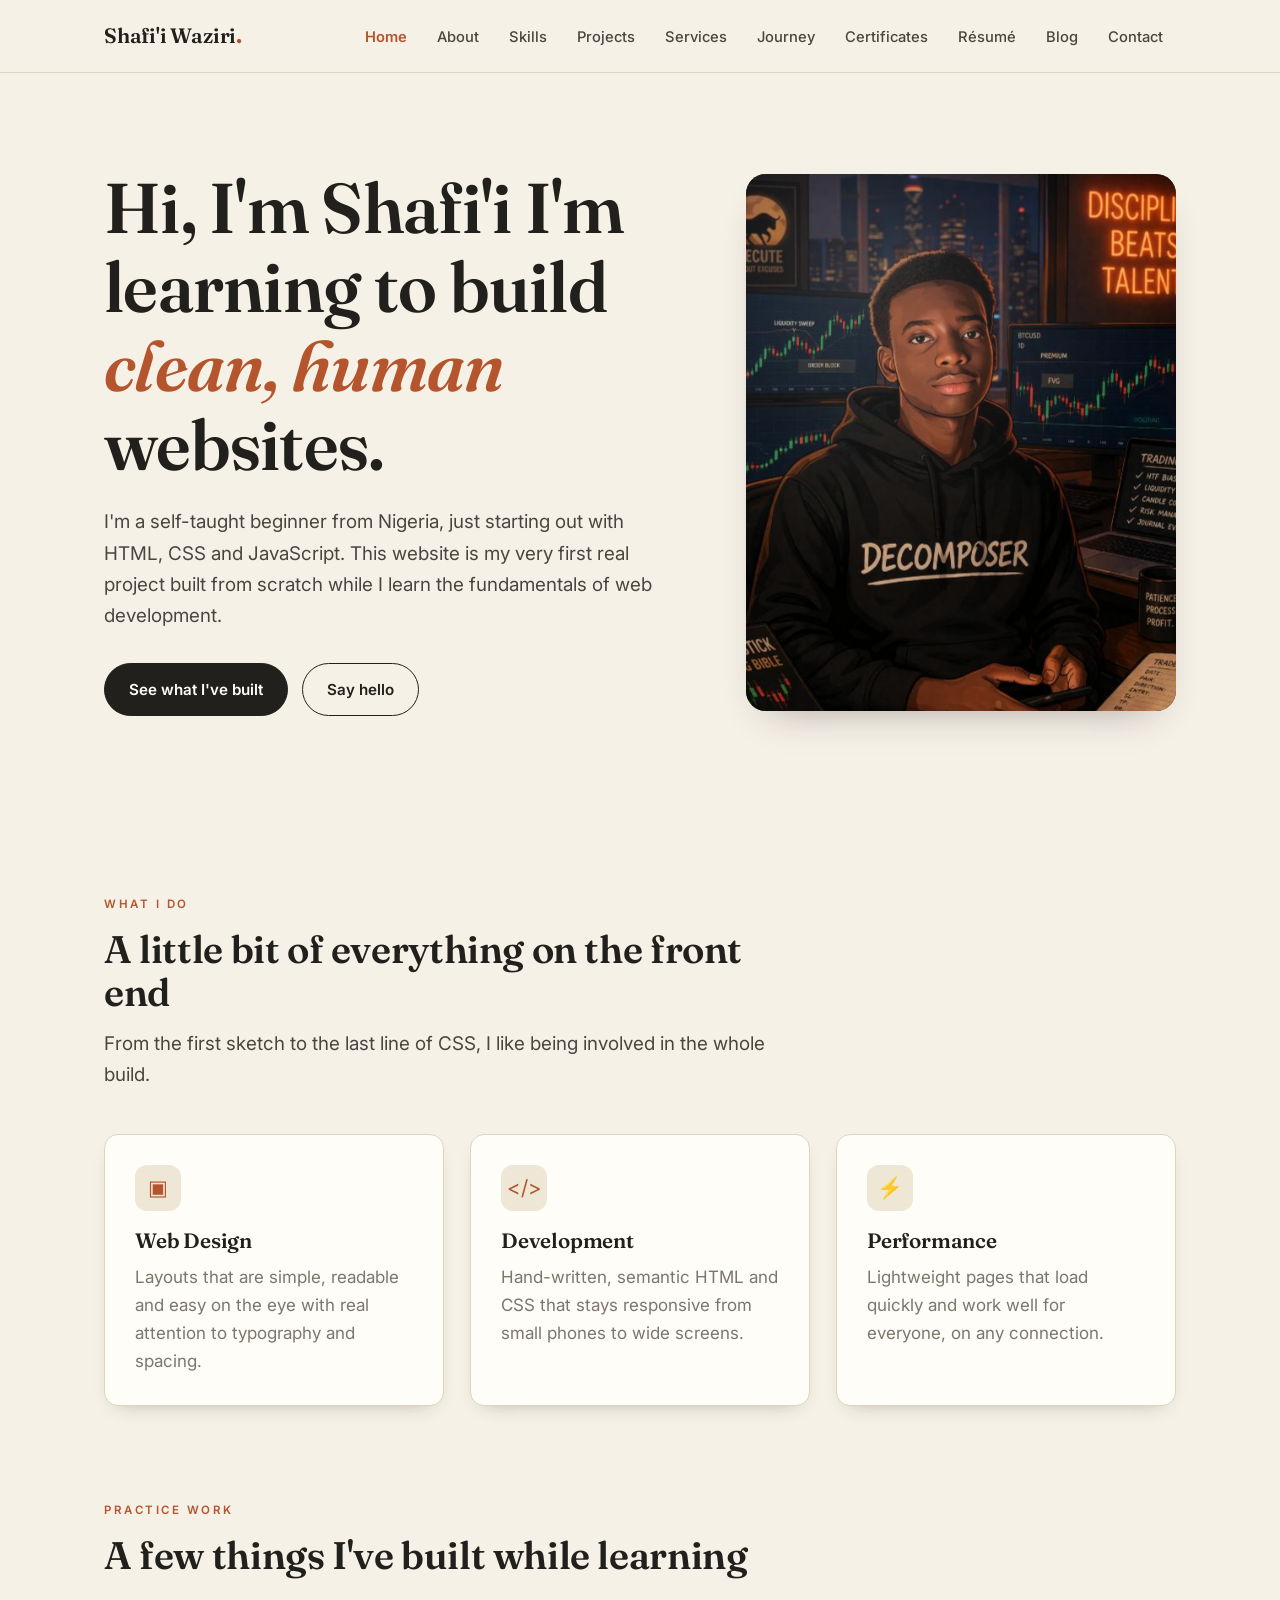
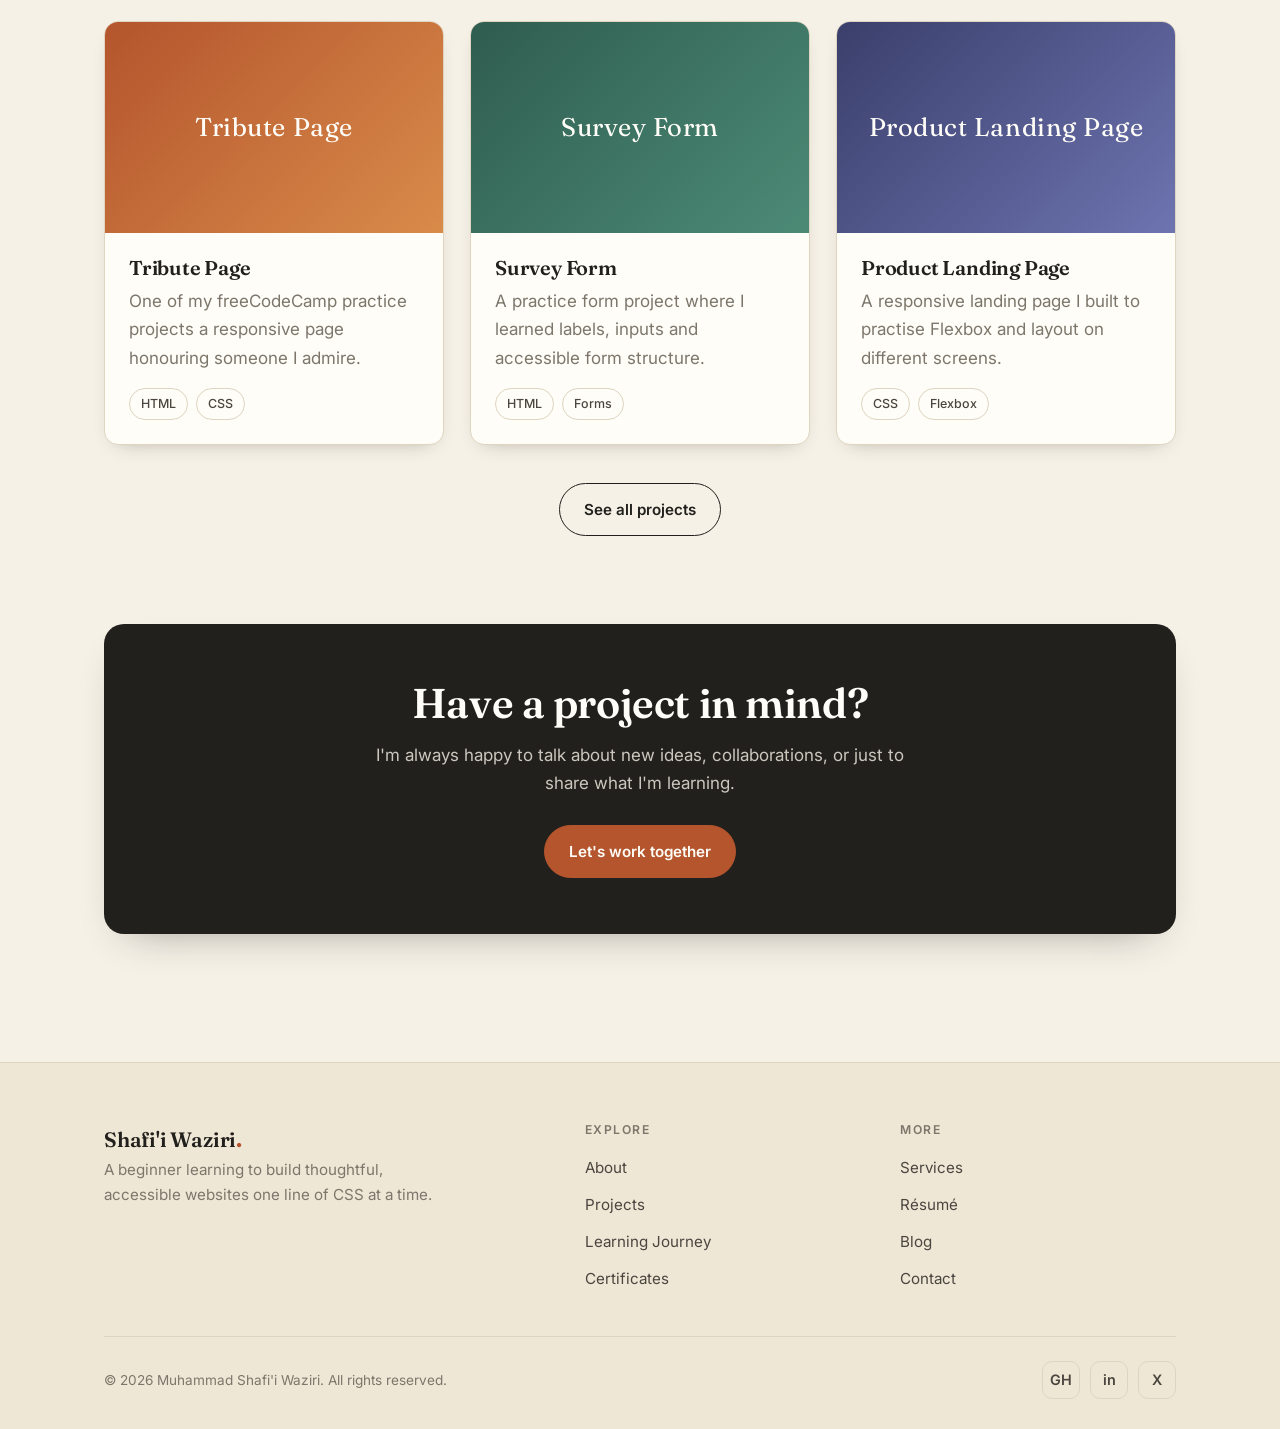
<file: index.html>
<!DOCTYPE html>
<html lang="en">
<head>
  <meta charset="UTF-8" />
  <meta name="viewport" content="width=device-width, initial-scale=1.0" />
  <title>Muhammad Shafi'i Waziri   Web Developer</title>
  <meta name="description" content="Portfolio of Muhammad Shafi'i Waziri, a front-end web developer building clean, human-centred websites." />
  <link rel="preconnect" href="https://fonts.googleapis.com" />
  <link rel="preconnect" href="https://fonts.gstatic.com" crossorigin />
  <link href="https://fonts.googleapis.com/css2?family=Fraunces:ital,opsz,wght@0,9..144,400..700;1,9..144,400..600&family=Inter:wght@400;500;600;700&display=swap" rel="stylesheet" />
  <link rel="stylesheet" href="css/style.css" />
</head>
<body>

  <header class="site-header">
    <div class="wrap nav">
      <a href="index.html" class="brand">Shafi'i Waziri<span class="brand-dot">.</span></a>
      <button class="nav-toggle" aria-label="Toggle menu" aria-expanded="false">
        <span></span><span></span><span></span>
      </button>
      <ul class="nav-links">
        <li><a href="index.html" class="active">Home</a></li>
        <li><a href="about.html">About</a></li>
        <li><a href="skills.html">Skills</a></li>
        <li><a href="projects.html">Projects</a></li>
        <li><a href="services.html">Services</a></li>
        <li><a href="journey.html">Journey</a></li>
        <li><a href="certificates.html">Certificates</a></li>
        <li><a href="resume.html">Résumé</a></li>
        <li><a href="blog.html">Blog</a></li>
        <li><a href="contact.html">Contact</a></li>
      </ul>
    </div>
  </header>

  <main>
    <!-- Hero -->
    <section class="hero">
      <div class="wrap hero-grid">
        <div class="reveal">
          <h1>Hi, I'm Shafi'i I'm learning to build <em>clean, human</em> websites.</h1>
          <p class="lead">
            I'm a self-taught beginner from Nigeria, just starting out with HTML, CSS
            and JavaScript. This website is my very first real project   built from
            scratch while I learn the fundamentals of web development.
          </p>
          <div class="hero-cta">
            <a href="projects.html" class="btn">See what I've built</a>
            <a href="contact.html" class="btn btn--ghost">Say hello</a>
          </div>
        </div>
        <div class="reveal">
          <div class="portrait"><img src="mypic.png" alt="Portrait of Muhammad Shafi'i Waziri" /></div>
        </div>
      </div>
    </section>

    <!-- What I do -->
    <section class="section">
      <div class="wrap">
        <div class="sec-head reveal">
          <span class="eyebrow">What I do</span>
          <h2 class="sec-title">A little bit of everything on the front end</h2>
          <p class="lead">From the first sketch to the last line of CSS, I like being involved in the whole build.</p>
        </div>
        <div class="grid grid-3">
          <div class="card reveal">
            <div class="card-icon">&#9635;</div>
            <h3>Web Design</h3>
            <p class="muted">Layouts that are simple, readable and easy on the eye   with real attention to typography and spacing.</p>
          </div>
          <div class="card reveal">
            <div class="card-icon">&lt;/&gt;</div>
            <h3>Development</h3>
            <p class="muted">Hand-written, semantic HTML and CSS that stays responsive from small phones to wide screens.</p>
          </div>
          <div class="card reveal">
            <div class="card-icon">&#9889;</div>
            <h3>Performance</h3>
            <p class="muted">Lightweight pages that load quickly and work well for everyone, on any connection.</p>
          </div>
        </div>
      </div>
    </section>

    <!-- Featured work preview -->
    <section class="section" style="padding-top:0;">
      <div class="wrap">
        <div class="sec-head reveal">
          <span class="eyebrow">Practice work</span>
          <h2 class="sec-title">A few things I've built while learning</h2>
        </div>
        <div class="grid grid-3">
          <article class="project reveal">
            <div class="thumb thumb-a">Tribute Page</div>
            <div class="body">
              <h3>Tribute Page</h3>
              <p class="muted">One of my freeCodeCamp practice projects   a responsive page honouring someone I admire.</p>
              <div class="meta"><span class="tag">HTML</span><span class="tag">CSS</span></div>
            </div>
          </article>
          <article class="project reveal">
            <div class="thumb thumb-b">Survey Form</div>
            <div class="body">
              <h3>Survey Form</h3>
              <p class="muted">A practice form project where I learned labels, inputs and accessible form structure.</p>
              <div class="meta"><span class="tag">HTML</span><span class="tag">Forms</span></div>
            </div>
          </article>
          <article class="project reveal">
            <div class="thumb thumb-c">Product Landing Page</div>
            <div class="body">
              <h3>Product Landing Page</h3>
              <p class="muted">A responsive landing page I built to practise Flexbox and layout on different screens.</p>
              <div class="meta"><span class="tag">CSS</span><span class="tag">Flexbox</span></div>
            </div>
          </article>
        </div>
        <div class="center" style="margin-top:38px;">
          <a href="projects.html" class="btn btn--ghost">See all projects</a>
        </div>
      </div>
    </section>

    <!-- CTA -->
    <section class="section" style="padding-top:0;">
      <div class="wrap">
        <div class="cta-band reveal">
          <h2>Have a project in mind?</h2>
          <p>I'm always happy to talk about new ideas, collaborations, or just to share what I'm learning.</p>
          <a href="contact.html" class="btn">Let's work together</a>
        </div>
      </div>
    </section>
  </main>

  <footer class="site-footer">
    <div class="wrap">
      <div class="footer-grid">
        <div class="footer-brand">
          <a href="index.html" class="brand">Shafi'i Waziri<span class="brand-dot">.</span></a>
          <p>A beginner learning to build thoughtful, accessible websites   one line of CSS at a time.</p>
        </div>
        <div>
          <h4>Explore</h4>
          <ul class="footer-links">
            <li><a href="about.html">About</a></li>
            <li><a href="projects.html">Projects</a></li>
            <li><a href="journey.html">Learning Journey</a></li>
            <li><a href="certificates.html">Certificates</a></li>
          </ul>
        </div>
        <div>
          <h4>More</h4>
          <ul class="footer-links">
            <li><a href="services.html">Services</a></li>
            <li><a href="resume.html">Résumé</a></li>
            <li><a href="blog.html">Blog</a></li>
            <li><a href="contact.html">Contact</a></li>
          </ul>
        </div>
      </div>
      <div class="footer-bottom">
        <span>&copy; <span id="year">2026</span> Muhammad Shafi'i Waziri. All rights reserved.</span>
        <div class="socials">
          <a href="#" aria-label="GitHub">GH</a>
          <a href="#" aria-label="LinkedIn">in</a>
          <a href="#" aria-label="Twitter">X</a>
        </div>
      </div>
    </div>
  </footer>

  <script src="js/main.js"></script>
</body>
</html>
</file>
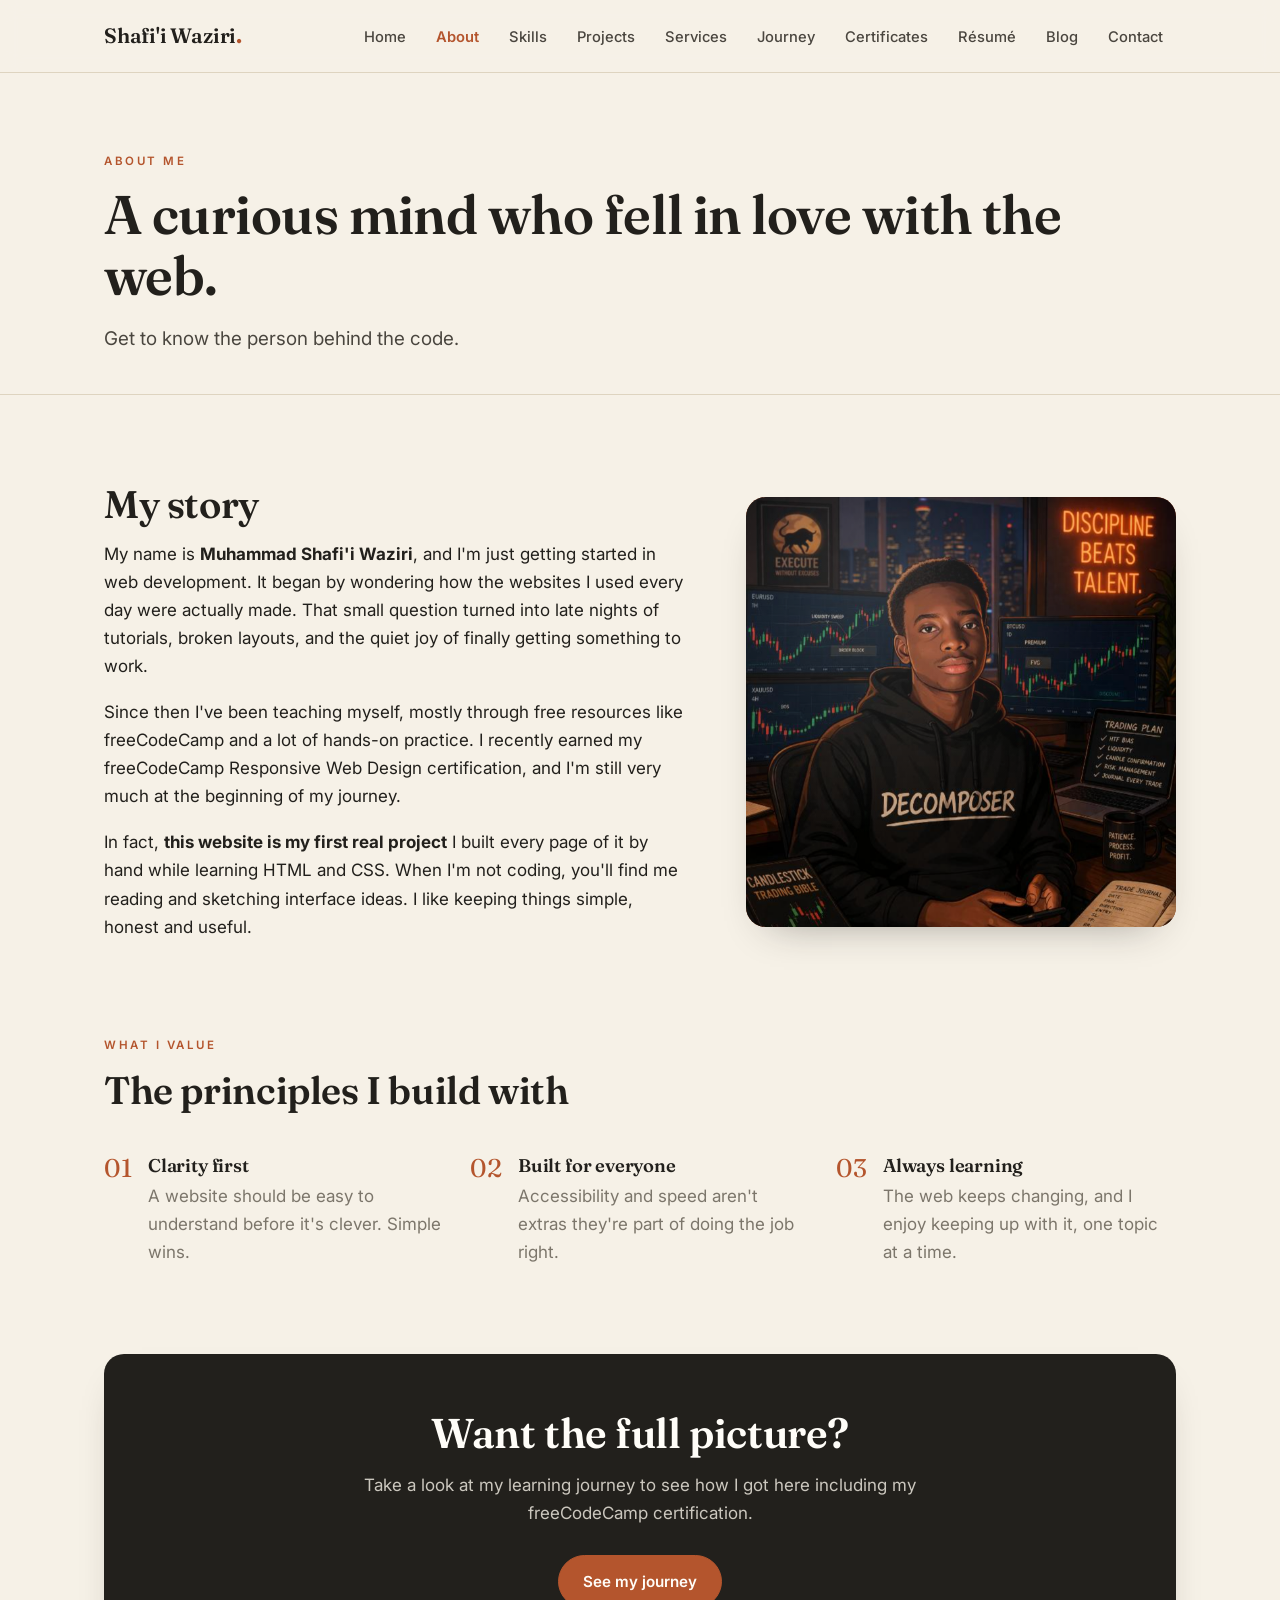
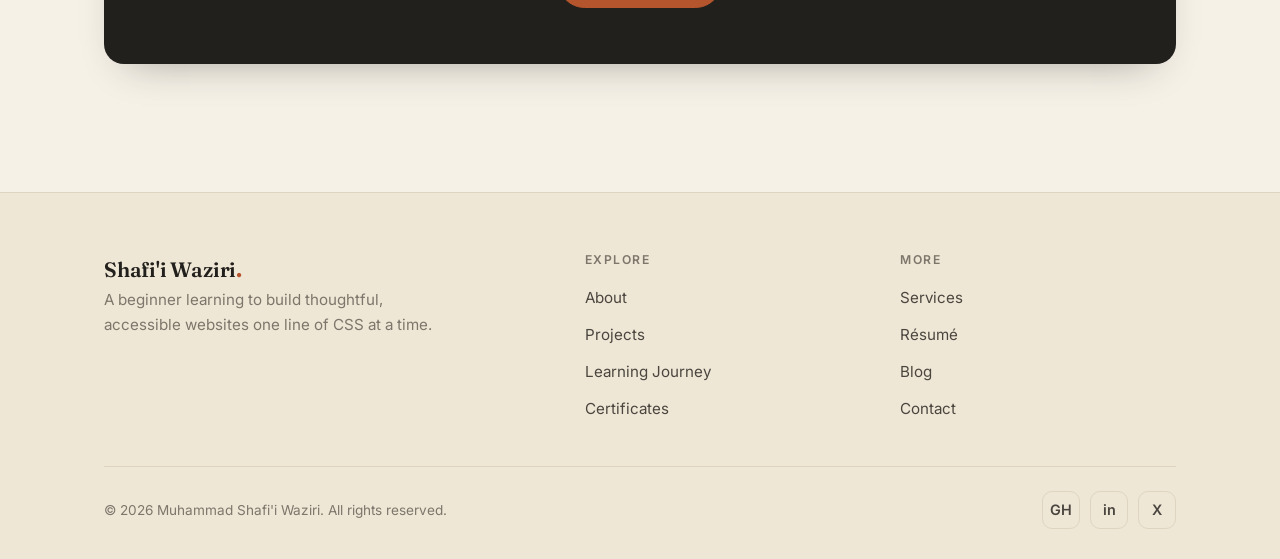
<file: about.html>
<!DOCTYPE html>
<html lang="en">
<head>
  <meta charset="UTF-8" />
  <meta name="viewport" content="width=device-width, initial-scale=1.0" />
  <title>About   Muhammad Shafi'i Waziri</title>
  <meta name="description" content="About Muhammad Shafi'i Waziri   background, values and what drives me as a developer." />
  <link rel="preconnect" href="https://fonts.googleapis.com" />
  <link rel="preconnect" href="https://fonts.gstatic.com" crossorigin />
  <link href="https://fonts.googleapis.com/css2?family=Fraunces:ital,opsz,wght@0,9..144,400..700;1,9..144,400..600&family=Inter:wght@400;500;600;700&display=swap" rel="stylesheet" />
  <link rel="stylesheet" href="css/style.css" />
</head>
<body>

  <header class="site-header">
    <div class="wrap nav">
      <a href="index.html" class="brand">Shafi'i Waziri<span class="brand-dot">.</span></a>
      <button class="nav-toggle" aria-label="Toggle menu" aria-expanded="false">
        <span></span><span></span><span></span>
      </button>
      <ul class="nav-links">
        <li><a href="index.html">Home</a></li>
        <li><a href="about.html" class="active">About</a></li>
        <li><a href="skills.html">Skills</a></li>
        <li><a href="projects.html">Projects</a></li>
        <li><a href="services.html">Services</a></li>
        <li><a href="journey.html">Journey</a></li>
        <li><a href="certificates.html">Certificates</a></li>
        <li><a href="resume.html">Résumé</a></li>
        <li><a href="blog.html">Blog</a></li>
        <li><a href="contact.html">Contact</a></li>
      </ul>
    </div>
  </header>

  <main>
    <section class="page-head">
      <div class="wrap">
        <span class="eyebrow">About me</span>
        <h1>A curious mind who fell in love with the web.</h1>
        <p class="lead">Get to know the person behind the code.</p>
      </div>
    </section>

    <section class="section">
      <div class="wrap hero-grid">
        <div class="reveal">
          <h2 class="sec-title">My story</h2>
          <p style="margin-bottom:18px;">
            My name is <strong>Muhammad Shafi'i Waziri</strong>, and I'm just getting
            started in web development. It began by wondering how the websites I used
            every day were actually made. That small question turned into late nights
            of tutorials, broken layouts, and the quiet joy of finally getting
            something to work.
          </p>
          <p style="margin-bottom:18px;">
            Since then I've been teaching myself, mostly through free resources like
            freeCodeCamp and a lot of hands-on practice. I recently earned my
            freeCodeCamp Responsive Web Design certification, and I'm still very much
            at the beginning of my journey.
          </p>
          <p>
            In fact, <strong>this website is my first real project</strong>   I built
            every page of it by hand while learning HTML and CSS. When I'm not coding,
            you'll find me reading and sketching interface ideas. I like keeping things
            simple, honest and useful.
          </p>
        </div>
        <div class="reveal">
          <div class="portrait" style="aspect-ratio:1/1; background:linear-gradient(160deg,#b4552d,#8a3d1f);">
            <img src="mypic.png" alt="Portrait of Muhammad Shafi'i Waziri" />
          </div>
        </div>
      </div>
    </section>

    <section class="section" style="padding-top:0;">
      <div class="wrap">
        <div class="sec-head reveal">
          <span class="eyebrow">What I value</span>
          <h2 class="sec-title">The principles I build with</h2>
        </div>
        <div class="grid grid-3">
          <div class="value reveal">
            <span class="n">01</span>
            <div>
              <h3>Clarity first</h3>
              <p class="muted">A website should be easy to understand before it's clever. Simple wins.</p>
            </div>
          </div>
          <div class="value reveal">
            <span class="n">02</span>
            <div>
              <h3>Built for everyone</h3>
              <p class="muted">Accessibility and speed aren't extras   they're part of doing the job right.</p>
            </div>
          </div>
          <div class="value reveal">
            <span class="n">03</span>
            <div>
              <h3>Always learning</h3>
              <p class="muted">The web keeps changing, and I enjoy keeping up with it, one topic at a time.</p>
            </div>
          </div>
        </div>
      </div>
    </section>

    <section class="section" style="padding-top:0;">
      <div class="wrap">
        <div class="cta-band reveal">
          <h2>Want the full picture?</h2>
          <p>Take a look at my learning journey to see how I got here   including my freeCodeCamp certification.</p>
          <a href="journey.html" class="btn">See my journey</a>
        </div>
      </div>
    </section>
  </main>

  <footer class="site-footer">
    <div class="wrap">
      <div class="footer-grid">
        <div class="footer-brand">
          <a href="index.html" class="brand">Shafi'i Waziri<span class="brand-dot">.</span></a>
          <p>A beginner learning to build thoughtful, accessible websites   one line of CSS at a time.</p>
        </div>
        <div>
          <h4>Explore</h4>
          <ul class="footer-links">
            <li><a href="about.html">About</a></li>
            <li><a href="projects.html">Projects</a></li>
            <li><a href="journey.html">Learning Journey</a></li>
            <li><a href="certificates.html">Certificates</a></li>
          </ul>
        </div>
        <div>
          <h4>More</h4>
          <ul class="footer-links">
            <li><a href="services.html">Services</a></li>
            <li><a href="resume.html">Résumé</a></li>
            <li><a href="blog.html">Blog</a></li>
            <li><a href="contact.html">Contact</a></li>
          </ul>
        </div>
      </div>
      <div class="footer-bottom">
        <span>&copy; <span id="year">2026</span> Muhammad Shafi'i Waziri. All rights reserved.</span>
        <div class="socials">
          <a href="#" aria-label="GitHub">GH</a>
          <a href="#" aria-label="LinkedIn">in</a>
          <a href="#" aria-label="Twitter">X</a>
        </div>
      </div>
    </div>
  </footer>

  <script src="js/main.js"></script>
</body>
</html>
</file>
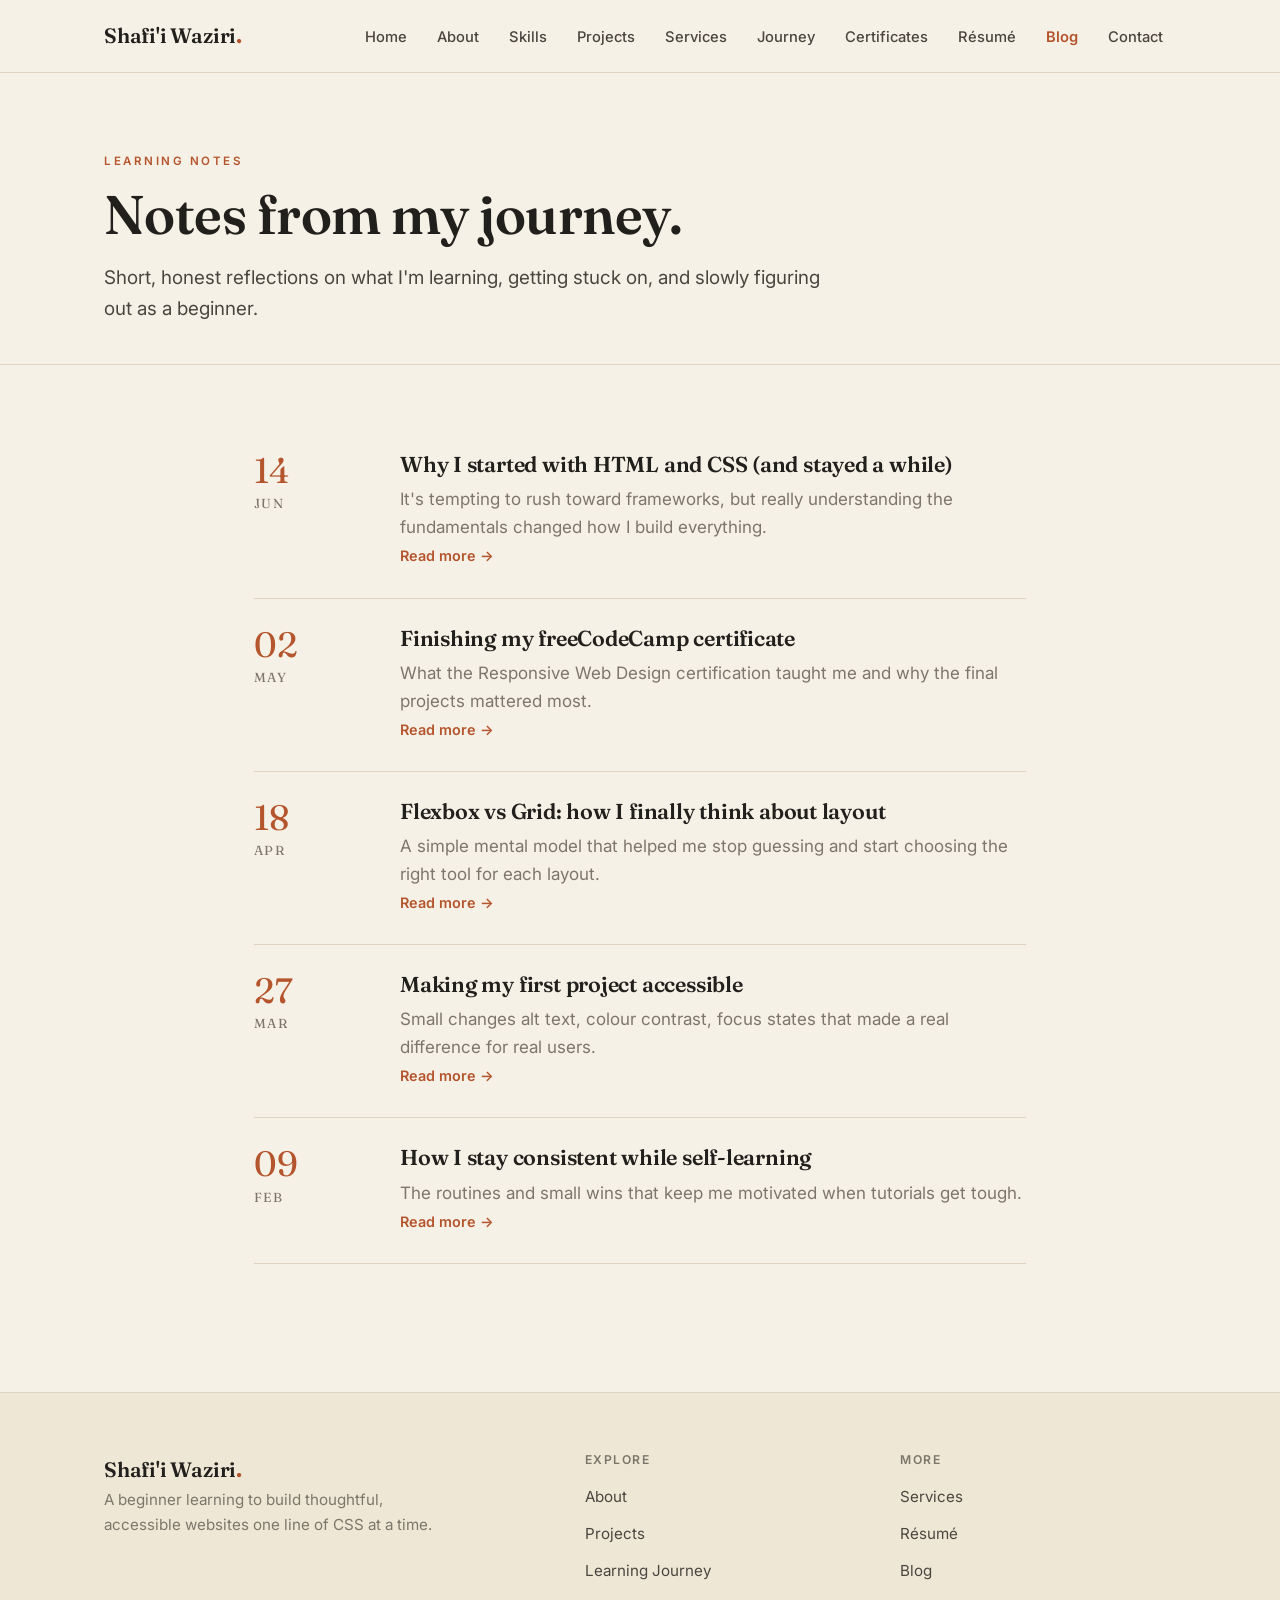
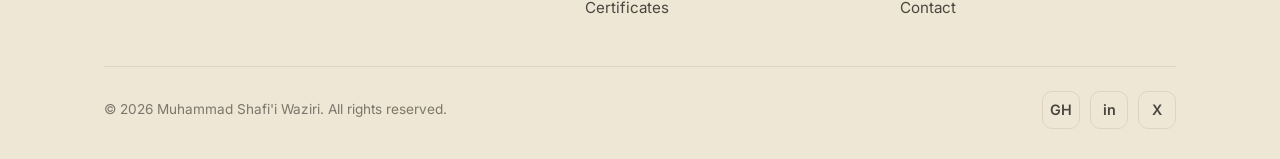
<file: blog.html>
<!DOCTYPE html>
<html lang="en">
<head>
  <meta charset="UTF-8" />
  <meta name="viewport" content="width=device-width, initial-scale=1.0" />
  <title>Blog   Muhammad Shafi'i Waziri</title>
  <meta name="description" content="Notes and lessons from Muhammad Shafi'i Waziri's web development journey." />
  <link rel="preconnect" href="https://fonts.googleapis.com" />
  <link rel="preconnect" href="https://fonts.gstatic.com" crossorigin />
  <link href="https://fonts.googleapis.com/css2?family=Fraunces:ital,opsz,wght@0,9..144,400..700;1,9..144,400..600&family=Inter:wght@400;500;600;700&display=swap" rel="stylesheet" />
  <link rel="stylesheet" href="css/style.css" />
</head>
<body>

  <header class="site-header">
    <div class="wrap nav">
      <a href="index.html" class="brand">Shafi'i Waziri<span class="brand-dot">.</span></a>
      <button class="nav-toggle" aria-label="Toggle menu" aria-expanded="false">
        <span></span><span></span><span></span>
      </button>
      <ul class="nav-links">
        <li><a href="index.html">Home</a></li>
        <li><a href="about.html">About</a></li>
        <li><a href="skills.html">Skills</a></li>
        <li><a href="projects.html">Projects</a></li>
        <li><a href="services.html">Services</a></li>
        <li><a href="journey.html">Journey</a></li>
        <li><a href="certificates.html">Certificates</a></li>
        <li><a href="resume.html">Résumé</a></li>
        <li><a href="blog.html" class="active">Blog</a></li>
        <li><a href="contact.html">Contact</a></li>
      </ul>
    </div>
  </header>

  <main>
    <section class="page-head">
      <div class="wrap">
        <span class="eyebrow">Learning notes</span>
        <h1>Notes from my journey.</h1>
        <p class="lead">Short, honest reflections on what I'm learning, getting stuck on, and slowly figuring out as a beginner.</p>
      </div>
    </section>

    <section class="section">
      <div class="wrap" style="max-width:820px;">
        <article class="post reveal">
          <div class="date"><span class="d">14</span><span class="m">Jun</span></div>
          <div>
            <h3>Why I started with HTML and CSS (and stayed a while)</h3>
            <p class="muted">It's tempting to rush toward frameworks, but really understanding the fundamentals changed how I build everything.</p>
            <a href="#" class="readmore">Read more &rarr;</a>
          </div>
        </article>

        <article class="post reveal">
          <div class="date"><span class="d">02</span><span class="m">May</span></div>
          <div>
            <h3>Finishing my freeCodeCamp certificate</h3>
            <p class="muted">What the Responsive Web Design certification taught me   and why the final projects mattered most.</p>
            <a href="#" class="readmore">Read more &rarr;</a>
          </div>
        </article>

        <article class="post reveal">
          <div class="date"><span class="d">18</span><span class="m">Apr</span></div>
          <div>
            <h3>Flexbox vs Grid: how I finally think about layout</h3>
            <p class="muted">A simple mental model that helped me stop guessing and start choosing the right tool for each layout.</p>
            <a href="#" class="readmore">Read more &rarr;</a>
          </div>
        </article>

        <article class="post reveal">
          <div class="date"><span class="d">27</span><span class="m">Mar</span></div>
          <div>
            <h3>Making my first project accessible</h3>
            <p class="muted">Small changes   alt text, colour contrast, focus states   that made a real difference for real users.</p>
            <a href="#" class="readmore">Read more &rarr;</a>
          </div>
        </article>

        <article class="post reveal">
          <div class="date"><span class="d">09</span><span class="m">Feb</span></div>
          <div>
            <h3>How I stay consistent while self-learning</h3>
            <p class="muted">The routines and small wins that keep me motivated when tutorials get tough.</p>
            <a href="#" class="readmore">Read more &rarr;</a>
          </div>
        </article>
      </div>
    </section>
  </main>

  <footer class="site-footer">
    <div class="wrap">
      <div class="footer-grid">
        <div class="footer-brand">
          <a href="index.html" class="brand">Shafi'i Waziri<span class="brand-dot">.</span></a>
          <p>A beginner learning to build thoughtful, accessible websites   one line of CSS at a time.</p>
        </div>
        <div>
          <h4>Explore</h4>
          <ul class="footer-links">
            <li><a href="about.html">About</a></li>
            <li><a href="projects.html">Projects</a></li>
            <li><a href="journey.html">Learning Journey</a></li>
            <li><a href="certificates.html">Certificates</a></li>
          </ul>
        </div>
        <div>
          <h4>More</h4>
          <ul class="footer-links">
            <li><a href="services.html">Services</a></li>
            <li><a href="resume.html">Résumé</a></li>
            <li><a href="blog.html">Blog</a></li>
            <li><a href="contact.html">Contact</a></li>
          </ul>
        </div>
      </div>
      <div class="footer-bottom">
        <span>&copy; <span id="year">2026</span> Muhammad Shafi'i Waziri. All rights reserved.</span>
        <div class="socials">
          <a href="#" aria-label="GitHub">GH</a>
          <a href="#" aria-label="LinkedIn">in</a>
          <a href="#" aria-label="Twitter">X</a>
        </div>
      </div>
    </div>
  </footer>

  <script src="js/main.js"></script>
</body>
</html>
</file>
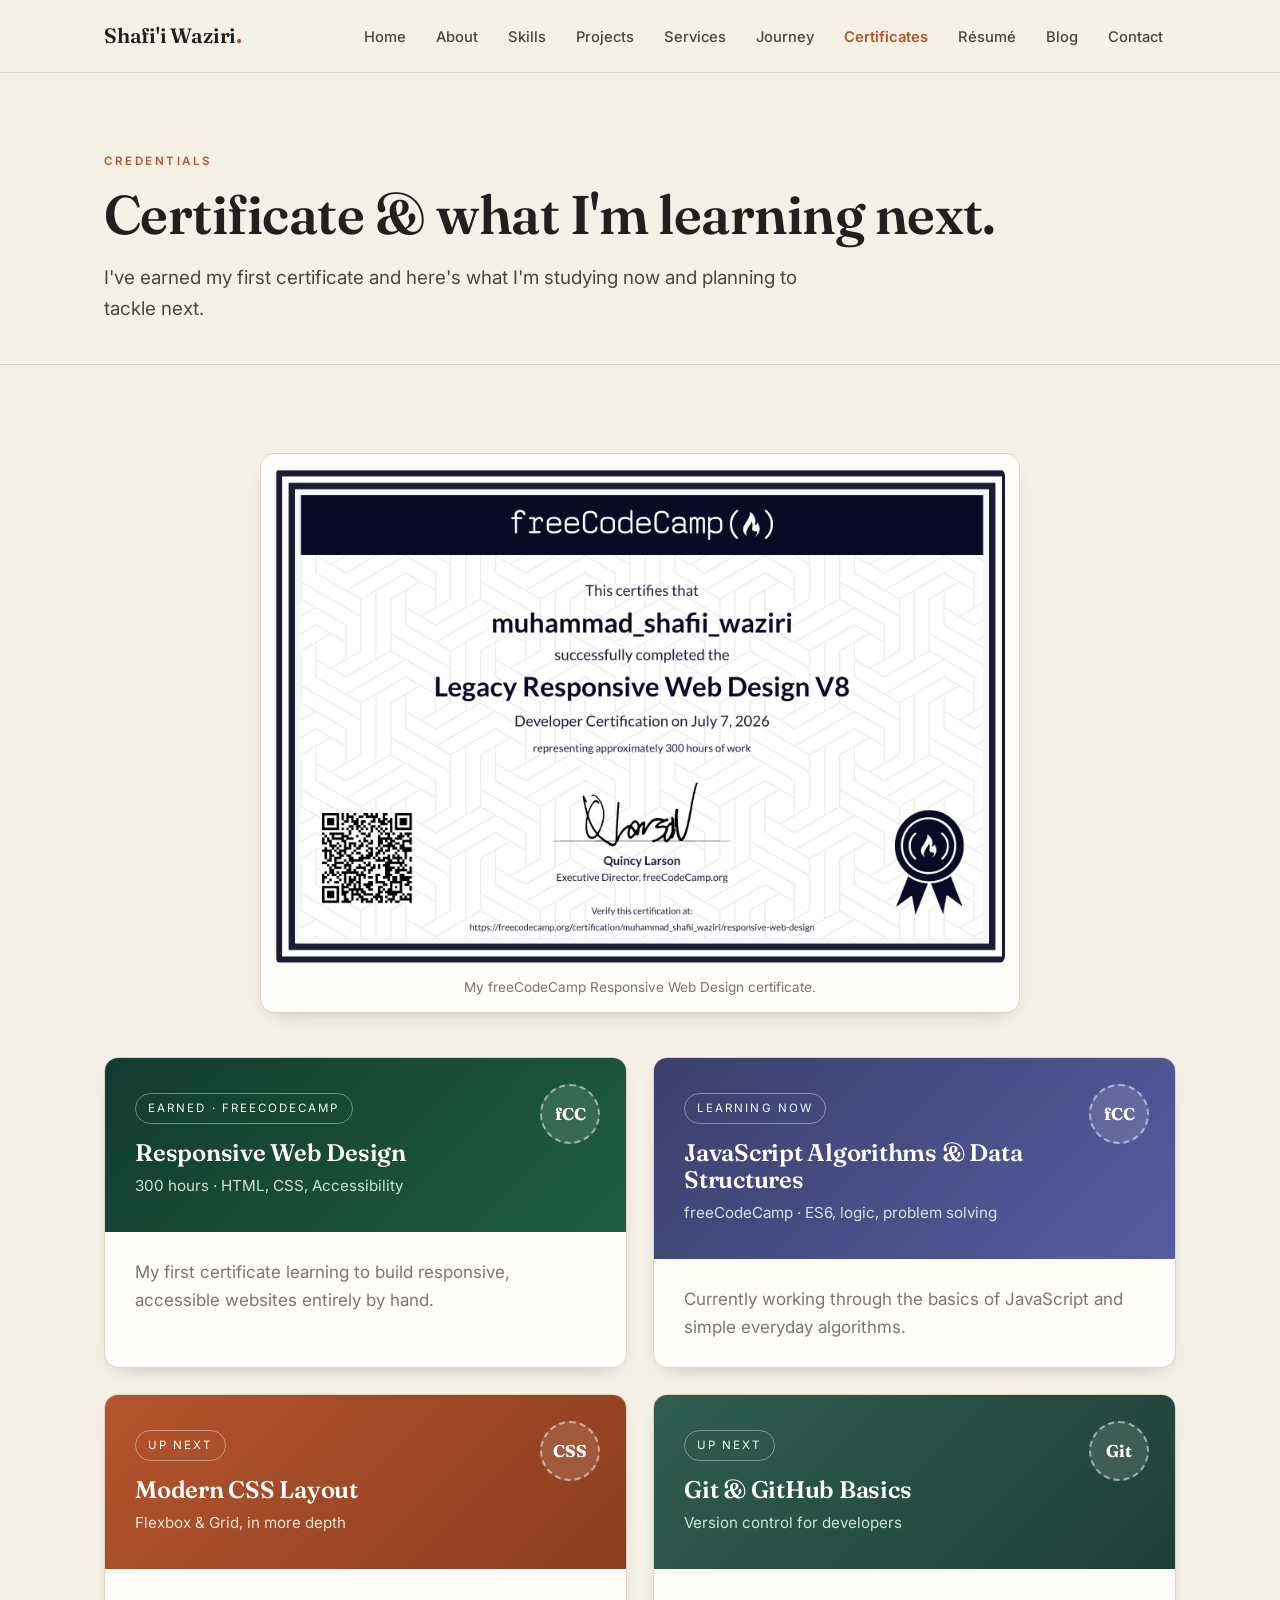
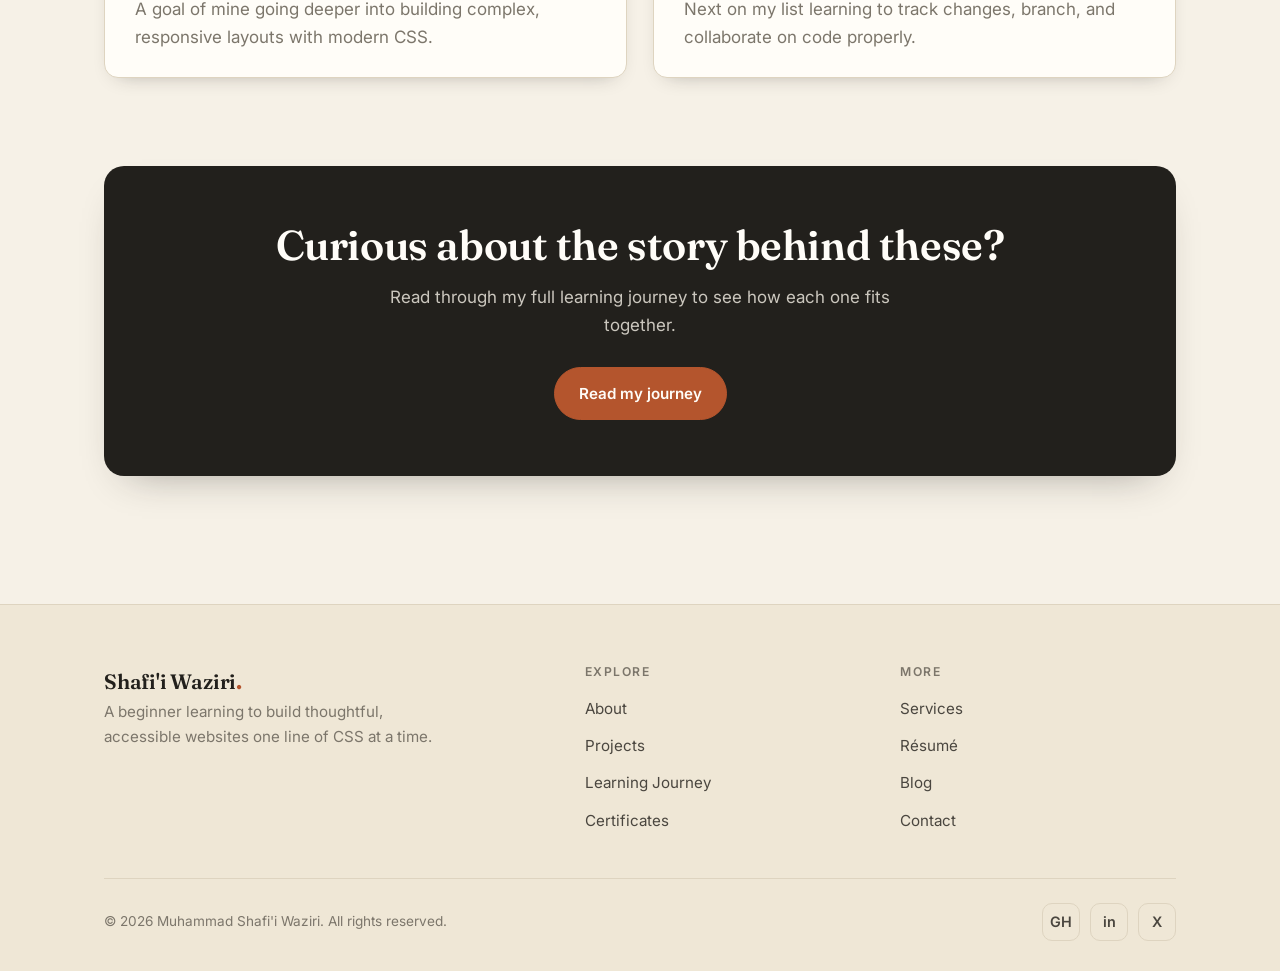
<file: certificates.html>
<!DOCTYPE html>
<html lang="en">
<head>
  <meta charset="UTF-8" />
  <meta name="viewport" content="width=device-width, initial-scale=1.0" />
  <title>Certificates   Muhammad Shafi'i Waziri</title>
  <meta name="description" content="Certificates and courses completed by Muhammad Shafi'i Waziri." />
  <link rel="preconnect" href="https://fonts.googleapis.com" />
  <link rel="preconnect" href="https://fonts.gstatic.com" crossorigin />
  <link href="https://fonts.googleapis.com/css2?family=Fraunces:ital,opsz,wght@0,9..144,400..700;1,9..144,400..600&family=Inter:wght@400;500;600;700&display=swap" rel="stylesheet" />
  <link rel="stylesheet" href="css/style.css" />
</head>
<body>

  <header class="site-header">
    <div class="wrap nav">
      <a href="index.html" class="brand">Shafi'i Waziri<span class="brand-dot">.</span></a>
      <button class="nav-toggle" aria-label="Toggle menu" aria-expanded="false">
        <span></span><span></span><span></span>
      </button>
      <ul class="nav-links">
        <li><a href="index.html">Home</a></li>
        <li><a href="about.html">About</a></li>
        <li><a href="skills.html">Skills</a></li>
        <li><a href="projects.html">Projects</a></li>
        <li><a href="services.html">Services</a></li>
        <li><a href="journey.html">Journey</a></li>
        <li><a href="certificates.html" class="active">Certificates</a></li>
        <li><a href="resume.html">Résumé</a></li>
        <li><a href="blog.html">Blog</a></li>
        <li><a href="contact.html">Contact</a></li>
      </ul>
    </div>
  </header>

  <main>
    <section class="page-head">
      <div class="wrap">
        <span class="eyebrow">Credentials</span>
        <h1>Certificate &amp; what I'm learning next.</h1>
        <p class="lead">I've earned my first certificate   and here's what I'm studying now and planning to tackle next.</p>
      </div>
    </section>

    <section class="section">
      <div class="wrap">
        <div class="cert-photo reveal" style="max-width:760px; margin:0 auto 44px;">
          <img src="certificate.png" alt="freeCodeCamp Responsive Web Design certificate awarded to Muhammad Shafi'i Waziri" />
          <p class="caption">My freeCodeCamp Responsive Web Design certificate.</p>
        </div>

        <div class="grid grid-2">

          <div class="cert reveal">
            <div class="cert-top">
              <div class="seal">fCC</div>
              <span class="badge">Earned &middot; freeCodeCamp</span>
              <h3>Responsive Web Design</h3>
              <p class="issuer">300 hours &middot; HTML, CSS, Accessibility</p>
            </div>
            <div class="cert-body">
              <p class="muted">My first certificate   learning to build responsive, accessible websites entirely by hand.</p>
            </div>
          </div>

          <div class="cert reveal">
            <div class="cert-top" style="background:linear-gradient(135deg,#3a3f6b,#565da0);">
              <div class="seal">fCC</div>
              <span class="badge">Learning now</span>
              <h3>JavaScript Algorithms &amp; Data Structures</h3>
              <p class="issuer">freeCodeCamp &middot; ES6, logic, problem solving</p>
            </div>
            <div class="cert-body">
              <p class="muted">Currently working through the basics of JavaScript and simple everyday algorithms.</p>
            </div>
          </div>

          <div class="cert reveal">
            <div class="cert-top" style="background:linear-gradient(135deg,#b4552d,#8a3d1f);">
              <div class="seal">CSS</div>
              <span class="badge">Up next</span>
              <h3>Modern CSS Layout</h3>
              <p class="issuer">Flexbox &amp; Grid, in more depth</p>
            </div>
            <div class="cert-body">
              <p class="muted">A goal of mine   going deeper into building complex, responsive layouts with modern CSS.</p>
            </div>
          </div>

          <div class="cert reveal">
            <div class="cert-top" style="background:linear-gradient(135deg,#2f5d50,#1f3f37);">
              <div class="seal">Git</div>
              <span class="badge">Up next</span>
              <h3>Git &amp; GitHub Basics</h3>
              <p class="issuer">Version control for developers</p>
            </div>
            <div class="cert-body">
              <p class="muted">Next on my list   learning to track changes, branch, and collaborate on code properly.</p>
            </div>
          </div>

        </div>
      </div>
    </section>

    <section class="section" style="padding-top:0;">
      <div class="wrap">
        <div class="cta-band reveal">
          <h2>Curious about the story behind these?</h2>
          <p>Read through my full learning journey to see how each one fits together.</p>
          <a href="journey.html" class="btn">Read my journey</a>
        </div>
      </div>
    </section>
  </main>

  <footer class="site-footer">
    <div class="wrap">
      <div class="footer-grid">
        <div class="footer-brand">
          <a href="index.html" class="brand">Shafi'i Waziri<span class="brand-dot">.</span></a>
          <p>A beginner learning to build thoughtful, accessible websites   one line of CSS at a time.</p>
        </div>
        <div>
          <h4>Explore</h4>
          <ul class="footer-links">
            <li><a href="about.html">About</a></li>
            <li><a href="projects.html">Projects</a></li>
            <li><a href="journey.html">Learning Journey</a></li>
            <li><a href="certificates.html">Certificates</a></li>
          </ul>
        </div>
        <div>
          <h4>More</h4>
          <ul class="footer-links">
            <li><a href="services.html">Services</a></li>
            <li><a href="resume.html">Résumé</a></li>
            <li><a href="blog.html">Blog</a></li>
            <li><a href="contact.html">Contact</a></li>
          </ul>
        </div>
      </div>
      <div class="footer-bottom">
        <span>&copy; <span id="year">2026</span> Muhammad Shafi'i Waziri. All rights reserved.</span>
        <div class="socials">
          <a href="#" aria-label="GitHub">GH</a>
          <a href="#" aria-label="LinkedIn">in</a>
          <a href="#" aria-label="Twitter">X</a>
        </div>
      </div>
    </div>
  </footer>

  <script src="js/main.js"></script>
</body>
</html>
</file>
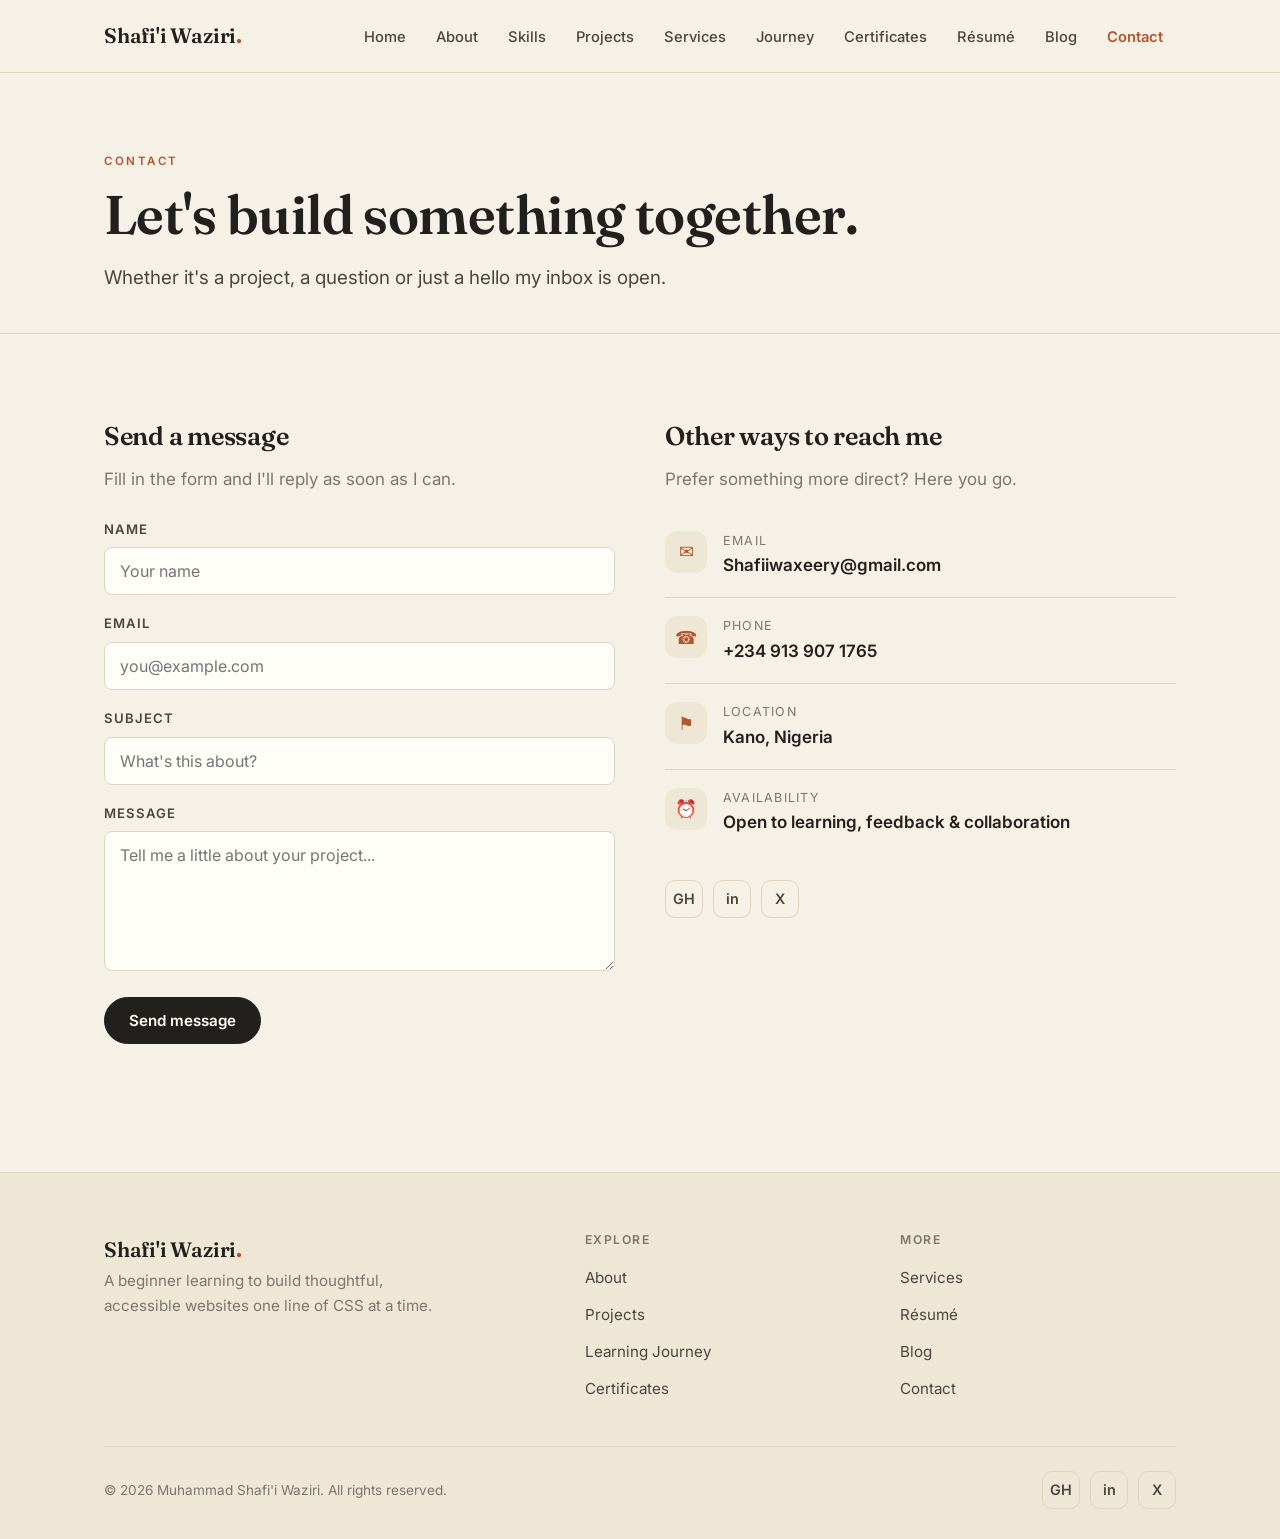
<file: contact.html>
<!DOCTYPE html>
<html lang="en">
<head>
  <meta charset="UTF-8" />
  <meta name="viewport" content="width=device-width, initial-scale=1.0" />
  <title>Contact   Muhammad Shafi'i Waziri</title>
  <meta name="description" content="Get in touch with Muhammad Shafi'i Waziri." />
  <link rel="preconnect" href="https://fonts.googleapis.com" />
  <link rel="preconnect" href="https://fonts.gstatic.com" crossorigin />
  <link href="https://fonts.googleapis.com/css2?family=Fraunces:ital,opsz,wght@0,9..144,400..700;1,9..144,400..600&family=Inter:wght@400;500;600;700&display=swap" rel="stylesheet" />
  <link rel="stylesheet" href="css/style.css" />
</head>
<body>

  <header class="site-header">
    <div class="wrap nav">
      <a href="index.html" class="brand">Shafi'i Waziri<span class="brand-dot">.</span></a>
      <button class="nav-toggle" aria-label="Toggle menu" aria-expanded="false">
        <span></span><span></span><span></span>
      </button>
      <ul class="nav-links">
        <li><a href="index.html">Home</a></li>
        <li><a href="about.html">About</a></li>
        <li><a href="skills.html">Skills</a></li>
        <li><a href="projects.html">Projects</a></li>
        <li><a href="services.html">Services</a></li>
        <li><a href="journey.html">Journey</a></li>
        <li><a href="certificates.html">Certificates</a></li>
        <li><a href="resume.html">Résumé</a></li>
        <li><a href="blog.html">Blog</a></li>
        <li><a href="contact.html" class="active">Contact</a></li>
      </ul>
    </div>
  </header>

  <main>
    <section class="page-head">
      <div class="wrap">
        <span class="eyebrow">Contact</span>
        <h1>Let's build something together.</h1>
        <p class="lead">Whether it's a project, a question or just a hello   my inbox is open.</p>
      </div>
    </section>

    <section class="section">
      <div class="wrap contact-grid">
        <div class="reveal">
          <h2 class="sec-title" style="font-size:1.6rem;">Send a message</h2>
          <p class="muted" style="margin-bottom:26px;">Fill in the form and I'll reply as soon as I can.</p>

          <form id="contact-form" novalidate>
            <div class="field">
              <label for="name">Name</label>
              <input type="text" id="name" name="name" placeholder="Your name" required />
            </div>
            <div class="field">
              <label for="email">Email</label>
              <input type="email" id="email" name="email" placeholder="you@example.com" required />
            </div>
            <div class="field">
              <label for="subject">Subject</label>
              <input type="text" id="subject" name="subject" placeholder="What's this about?" />
            </div>
            <div class="field">
              <label for="message">Message</label>
              <textarea id="message" name="message" placeholder="Tell me a little about your project..." required></textarea>
            </div>
            <button type="submit" class="btn">Send message</button>
            <p id="form-note" class="muted" style="display:none; margin-top:16px; color:var(--accent-2); font-weight:600;"></p>
          </form>
        </div>

        <div class="reveal">
          <h2 class="sec-title" style="font-size:1.6rem;">Other ways to reach me</h2>
          <p class="muted" style="margin-bottom:20px;">Prefer something more direct? Here you go.</p>

          <div class="info-line">
            <div class="ico">&#9993;</div>
            <div><div class="k">Email</div><div class="v">Shafiiwaxeery@gmail.com</div></div>
          </div>
          <div class="info-line">
            <div class="ico">&#9742;</div>
            <div><div class="k">Phone</div><div class="v">+234 913 907 1765</div></div>
          </div>
          <div class="info-line">
            <div class="ico">&#9873;</div>
            <div><div class="k">Location</div><div class="v">Kano, Nigeria</div></div>
          </div>
          <div class="info-line" style="border-bottom:none;">
            <div class="ico">&#9200;</div>
            <div><div class="k">Availability</div><div class="v">Open to learning, feedback &amp; collaboration</div></div>
          </div>

          <div style="margin-top:26px;">
            <div class="socials">
              <a href="#" aria-label="GitHub">GH</a>
              <a href="#" aria-label="LinkedIn">in</a>
              <a href="#" aria-label="Twitter">X</a>
            </div>
          </div>
        </div>
      </div>
    </section>
  </main>

  <footer class="site-footer">
    <div class="wrap">
      <div class="footer-grid">
        <div class="footer-brand">
          <a href="index.html" class="brand">Shafi'i Waziri<span class="brand-dot">.</span></a>
          <p>A beginner learning to build thoughtful, accessible websites   one line of CSS at a time.</p>
        </div>
        <div>
          <h4>Explore</h4>
          <ul class="footer-links">
            <li><a href="about.html">About</a></li>
            <li><a href="projects.html">Projects</a></li>
            <li><a href="journey.html">Learning Journey</a></li>
            <li><a href="certificates.html">Certificates</a></li>
          </ul>
        </div>
        <div>
          <h4>More</h4>
          <ul class="footer-links">
            <li><a href="services.html">Services</a></li>
            <li><a href="resume.html">Résumé</a></li>
            <li><a href="blog.html">Blog</a></li>
            <li><a href="contact.html">Contact</a></li>
          </ul>
        </div>
      </div>
      <div class="footer-bottom">
        <span>&copy; <span id="year">2026</span> Muhammad Shafi'i Waziri. All rights reserved.</span>
        <div class="socials">
          <a href="#" aria-label="GitHub">GH</a>
          <a href="#" aria-label="LinkedIn">in</a>
          <a href="#" aria-label="Twitter">X</a>
        </div>
      </div>
    </div>
  </footer>

  <script src="js/main.js"></script>
</body>
</html>
</file>
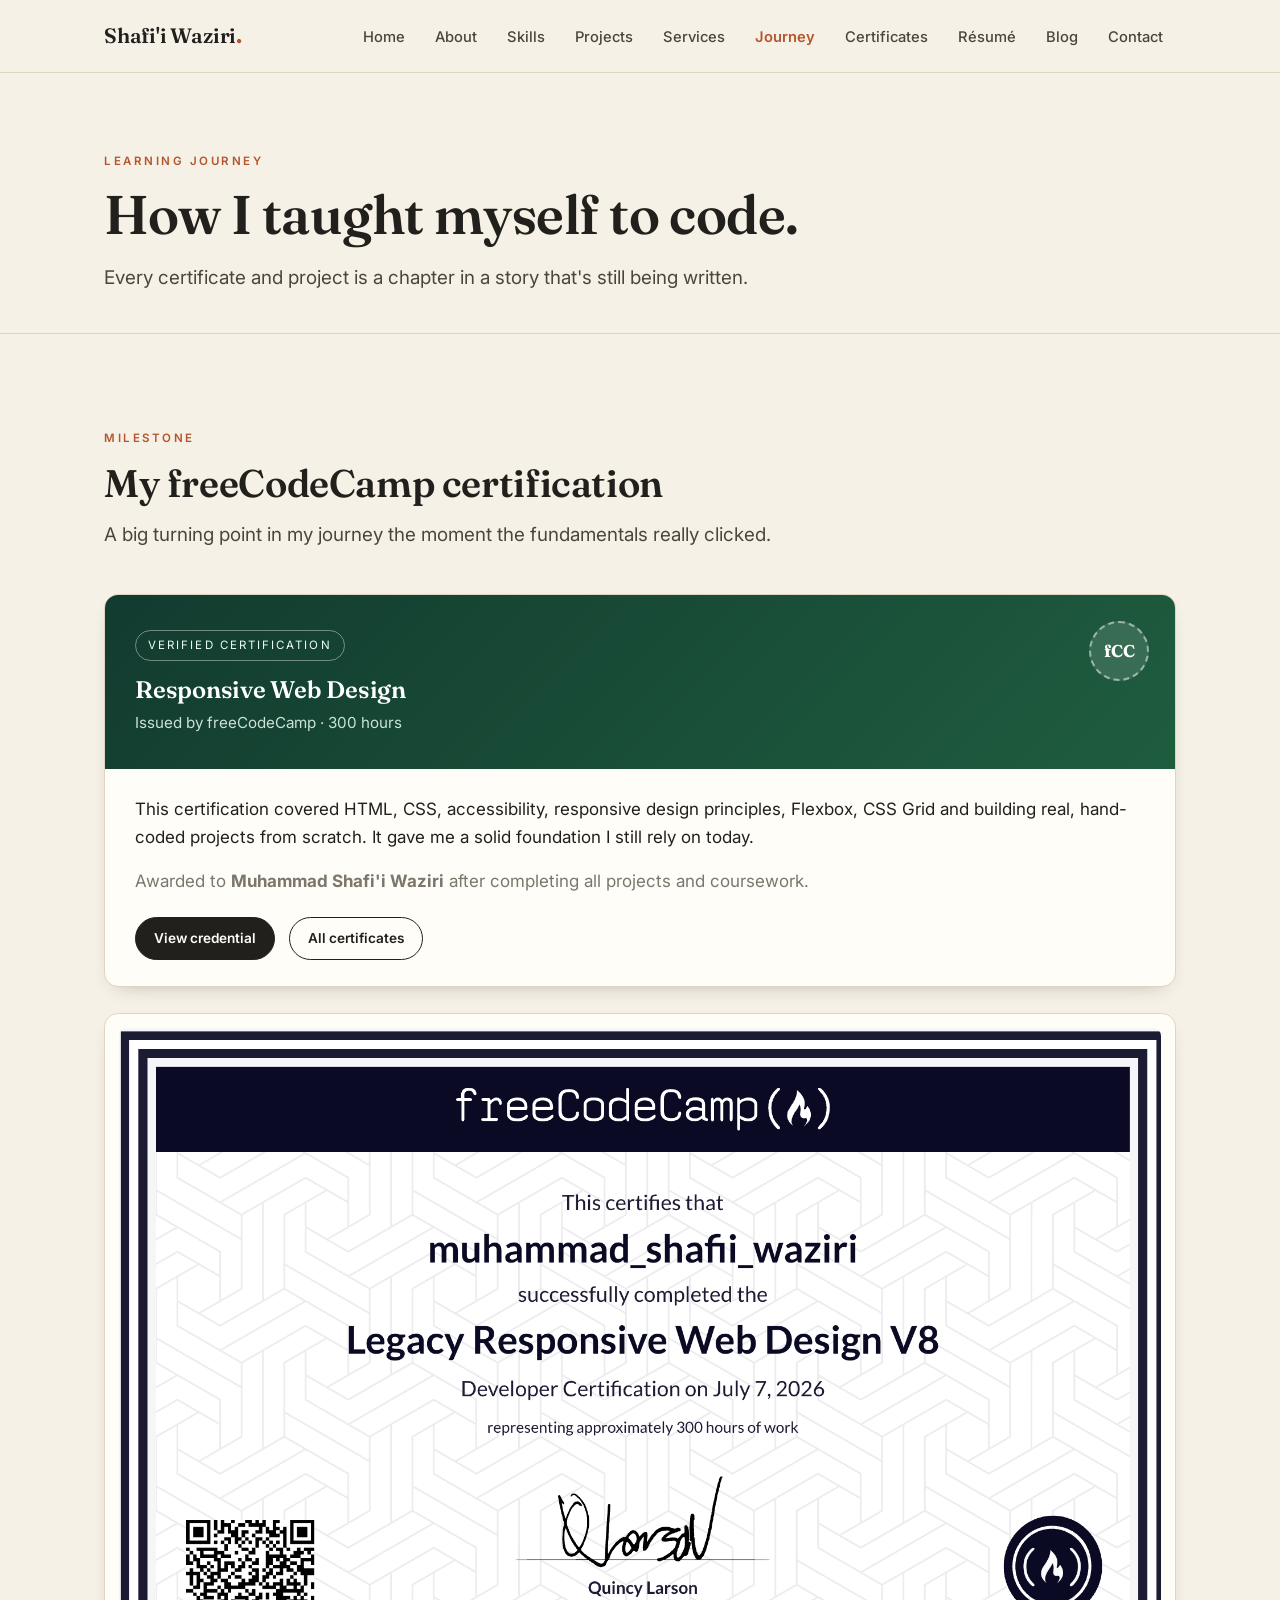
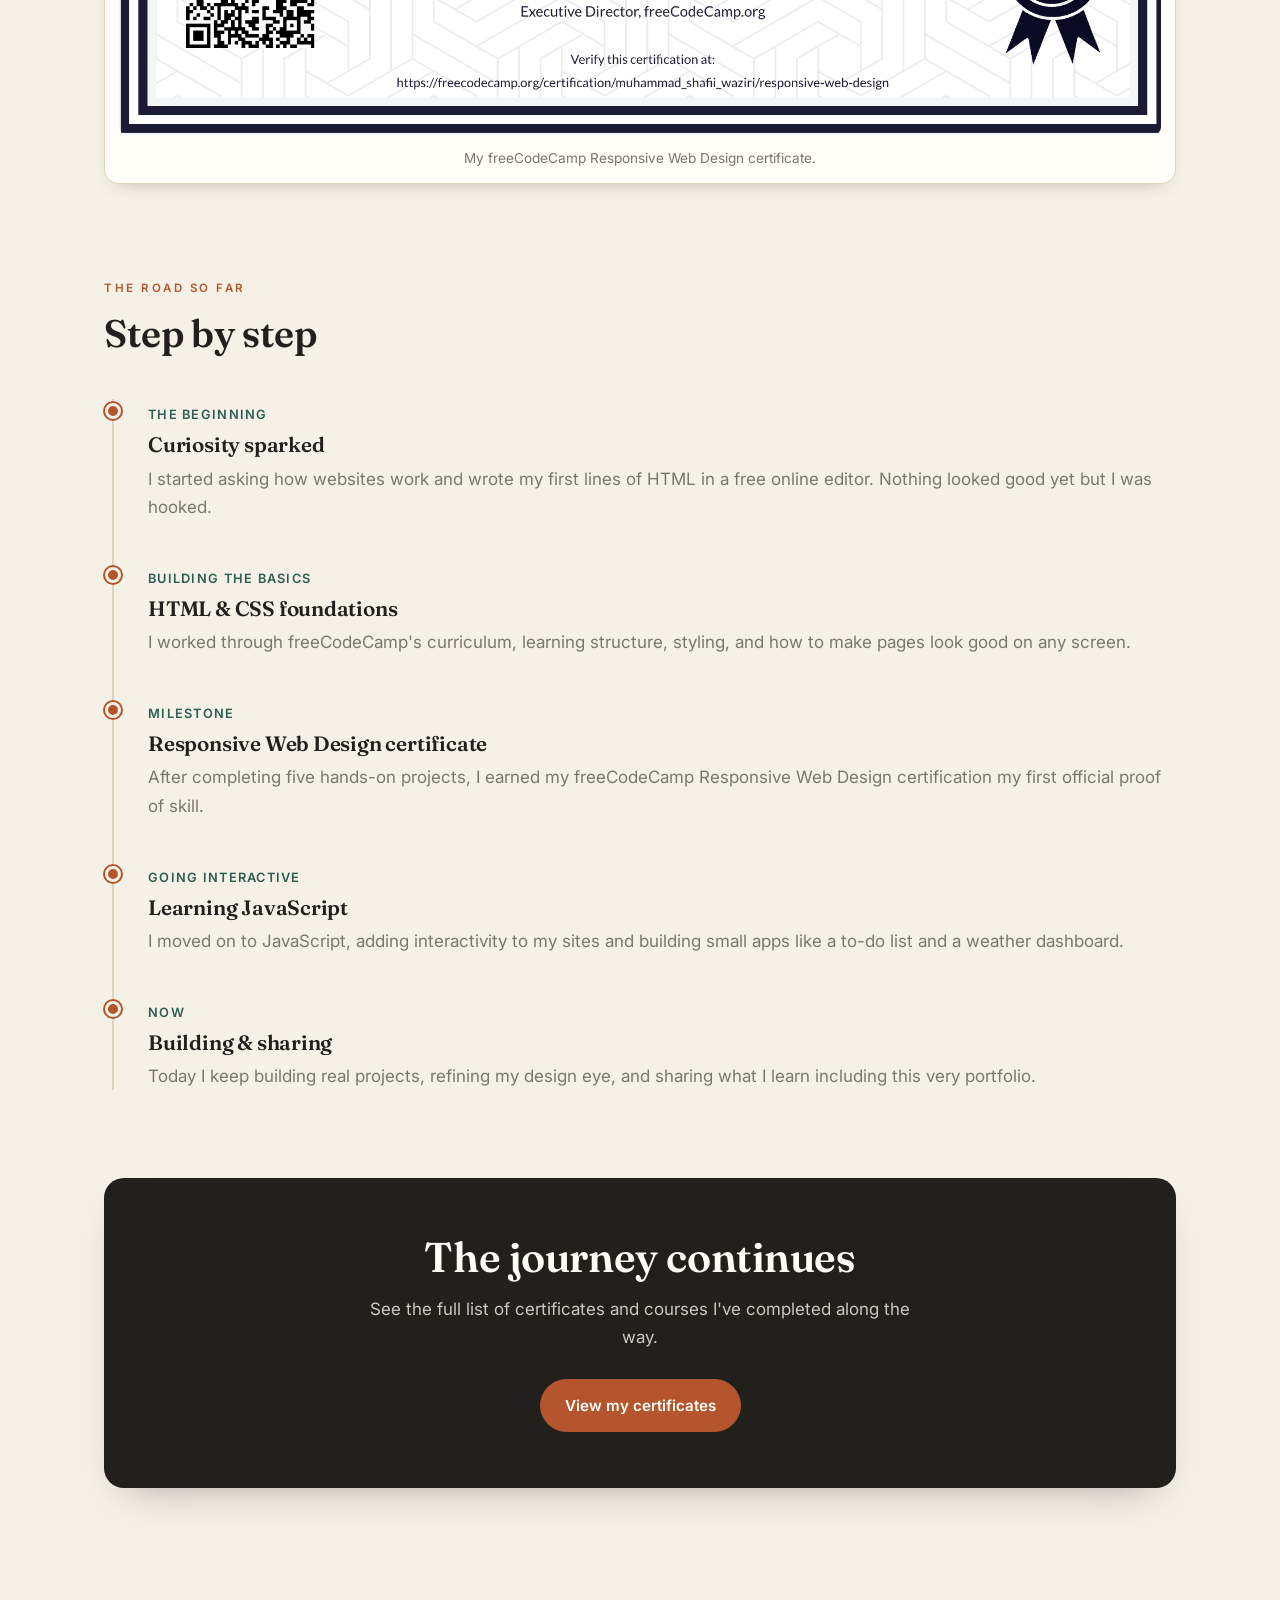
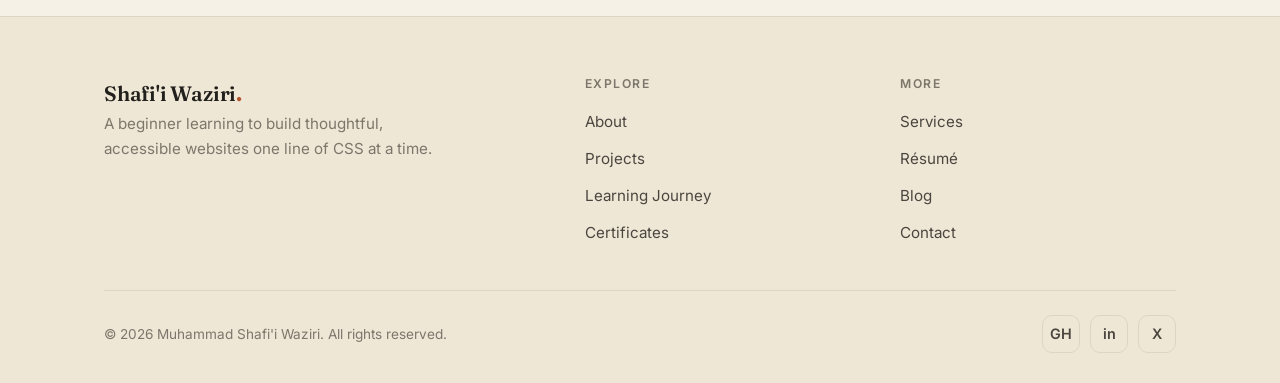
<file: journey.html>
<!DOCTYPE html>
<html lang="en">
<head>
  <meta charset="UTF-8" />
  <meta name="viewport" content="width=device-width, initial-scale=1.0" />
  <title>Learning Journey   Muhammad Shafi'i Waziri</title>
  <meta name="description" content="Muhammad Shafi'i Waziri's learning journey, including the freeCodeCamp certification." />
  <link rel="preconnect" href="https://fonts.googleapis.com" />
  <link rel="preconnect" href="https://fonts.gstatic.com" crossorigin />
  <link href="https://fonts.googleapis.com/css2?family=Fraunces:ital,opsz,wght@0,9..144,400..700;1,9..144,400..600&family=Inter:wght@400;500;600;700&display=swap" rel="stylesheet" />
  <link rel="stylesheet" href="css/style.css" />
</head>
<body>

  <header class="site-header">
    <div class="wrap nav">
      <a href="index.html" class="brand">Shafi'i Waziri<span class="brand-dot">.</span></a>
      <button class="nav-toggle" aria-label="Toggle menu" aria-expanded="false">
        <span></span><span></span><span></span>
      </button>
      <ul class="nav-links">
        <li><a href="index.html">Home</a></li>
        <li><a href="about.html">About</a></li>
        <li><a href="skills.html">Skills</a></li>
        <li><a href="projects.html">Projects</a></li>
        <li><a href="services.html">Services</a></li>
        <li><a href="journey.html" class="active">Journey</a></li>
        <li><a href="certificates.html">Certificates</a></li>
        <li><a href="resume.html">Résumé</a></li>
        <li><a href="blog.html">Blog</a></li>
        <li><a href="contact.html">Contact</a></li>
      </ul>
    </div>
  </header>

  <main>
    <section class="page-head">
      <div class="wrap">
        <span class="eyebrow">Learning journey</span>
        <h1>How I taught myself to code.</h1>
        <p class="lead">Every certificate and project is a chapter in a story that's still being written.</p>
      </div>
    </section>

    <!-- freeCodeCamp certificate highlight -->
    <section class="section">
      <div class="wrap">
        <div class="sec-head reveal">
          <span class="eyebrow">Milestone</span>
          <h2 class="sec-title">My freeCodeCamp certification</h2>
          <p class="lead">A big turning point in my journey   the moment the fundamentals really clicked.</p>
        </div>

        <div class="cert reveal">
          <div class="cert-top">
            <div class="seal">fCC</div>
            <span class="badge">Verified Certification</span>
            <h3>Responsive Web Design</h3>
            <p class="issuer">Issued by freeCodeCamp &middot; 300 hours</p>
          </div>
          <div class="cert-body">
            <p style="margin-bottom:16px;">
              This certification covered HTML, CSS, accessibility, responsive design
              principles, Flexbox, CSS Grid and building real, hand-coded projects
              from scratch. It gave me a solid foundation I still rely on today.
            </p>
            <p class="muted" style="margin-bottom:22px;">
              Awarded to <strong>Muhammad Shafi'i Waziri</strong> after completing all
              projects and coursework.
            </p>
            <div class="hero-cta">
              <a href="https://www.freecodecamp.org/certification" target="_blank" rel="noopener" class="btn btn--sm">View credential</a>
              <a href="certificates.html" class="btn btn--ghost btn--sm">All certificates</a>
            </div>
          </div>
        </div>

        <div class="cert-photo reveal" style="margin-top:26px;">
          <img src="certificate.png" alt="freeCodeCamp Responsive Web Design certificate awarded to Muhammad Shafi'i Waziri" />
          <p class="caption">My freeCodeCamp Responsive Web Design certificate.</p>
        </div>
      </div>
    </section>

    <!-- Timeline -->
    <section class="section" style="padding-top:0;">
      <div class="wrap">
        <div class="sec-head reveal">
          <span class="eyebrow">The road so far</span>
          <h2 class="sec-title">Step by step</h2>
        </div>

        <div class="timeline reveal">
          <div class="timeline-item">
            <span class="when">The beginning</span>
            <h3>Curiosity sparked</h3>
            <p class="muted">I started asking how websites work and wrote my first lines of HTML in a free online editor. Nothing looked good yet   but I was hooked.</p>
          </div>
          <div class="timeline-item">
            <span class="when">Building the basics</span>
            <h3>HTML &amp; CSS foundations</h3>
            <p class="muted">I worked through freeCodeCamp's curriculum, learning structure, styling, and how to make pages look good on any screen.</p>
          </div>
          <div class="timeline-item">
            <span class="when">Milestone</span>
            <h3>Responsive Web Design certificate</h3>
            <p class="muted">After completing five hands-on projects, I earned my freeCodeCamp Responsive Web Design certification   my first official proof of skill.</p>
          </div>
          <div class="timeline-item">
            <span class="when">Going interactive</span>
            <h3>Learning JavaScript</h3>
            <p class="muted">I moved on to JavaScript, adding interactivity to my sites and building small apps like a to-do list and a weather dashboard.</p>
          </div>
          <div class="timeline-item">
            <span class="when">Now</span>
            <h3>Building &amp; sharing</h3>
            <p class="muted">Today I keep building real projects, refining my design eye, and sharing what I learn   including this very portfolio.</p>
          </div>
        </div>
      </div>
    </section>

    <section class="section" style="padding-top:0;">
      <div class="wrap">
        <div class="cta-band reveal">
          <h2>The journey continues</h2>
          <p>See the full list of certificates and courses I've completed along the way.</p>
          <a href="certificates.html" class="btn">View my certificates</a>
        </div>
      </div>
    </section>
  </main>

  <footer class="site-footer">
    <div class="wrap">
      <div class="footer-grid">
        <div class="footer-brand">
          <a href="index.html" class="brand">Shafi'i Waziri<span class="brand-dot">.</span></a>
          <p>A beginner learning to build thoughtful, accessible websites   one line of CSS at a time.</p>
        </div>
        <div>
          <h4>Explore</h4>
          <ul class="footer-links">
            <li><a href="about.html">About</a></li>
            <li><a href="projects.html">Projects</a></li>
            <li><a href="journey.html">Learning Journey</a></li>
            <li><a href="certificates.html">Certificates</a></li>
          </ul>
        </div>
        <div>
          <h4>More</h4>
          <ul class="footer-links">
            <li><a href="services.html">Services</a></li>
            <li><a href="resume.html">Résumé</a></li>
            <li><a href="blog.html">Blog</a></li>
            <li><a href="contact.html">Contact</a></li>
          </ul>
        </div>
      </div>
      <div class="footer-bottom">
        <span>&copy; <span id="year">2026</span> Muhammad Shafi'i Waziri. All rights reserved.</span>
        <div class="socials">
          <a href="#" aria-label="GitHub">GH</a>
          <a href="#" aria-label="LinkedIn">in</a>
          <a href="#" aria-label="Twitter">X</a>
        </div>
      </div>
    </div>
  </footer>

  <script src="js/main.js"></script>
</body>
</html>
</file>
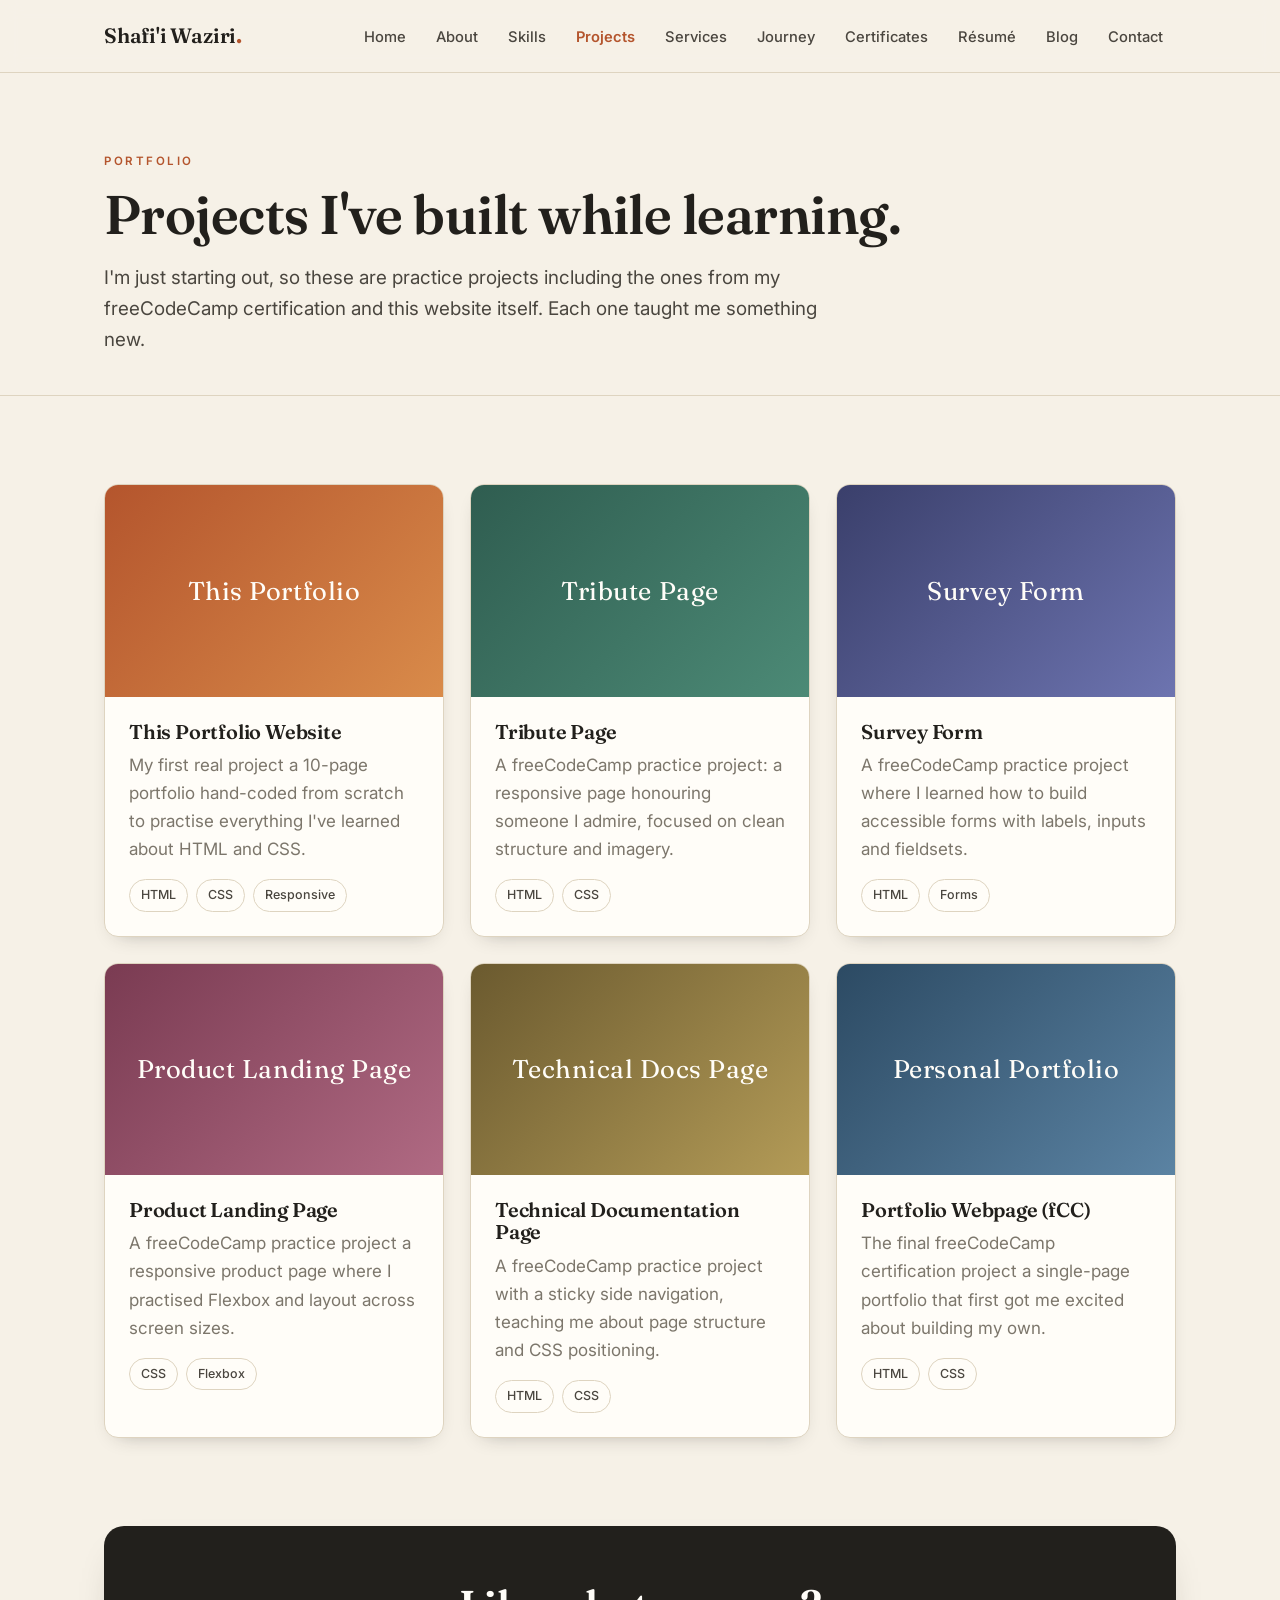
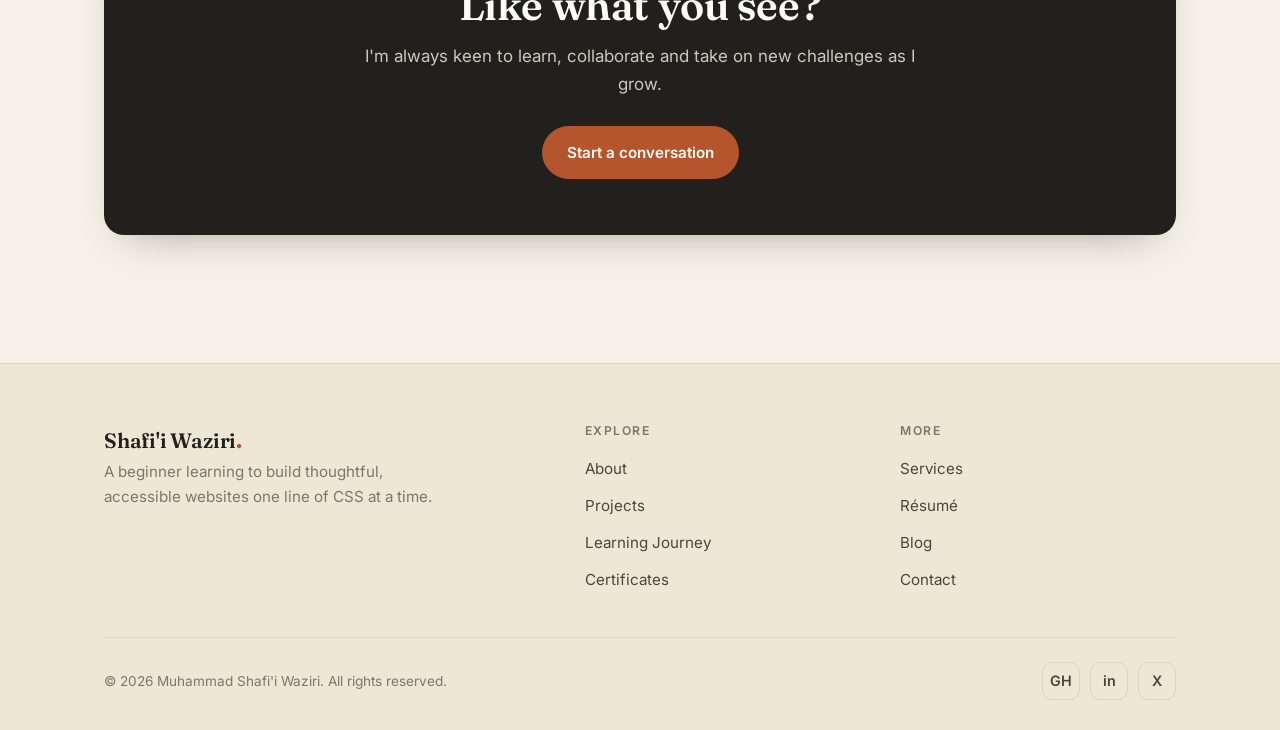
<file: projects.html>
<!DOCTYPE html>
<html lang="en">
<head>
  <meta charset="UTF-8" />
  <meta name="viewport" content="width=device-width, initial-scale=1.0" />
  <title>Projects   Muhammad Shafi'i Waziri</title>
  <meta name="description" content="A selection of web projects built by Muhammad Shafi'i Waziri." />
  <link rel="preconnect" href="https://fonts.googleapis.com" />
  <link rel="preconnect" href="https://fonts.gstatic.com" crossorigin />
  <link href="https://fonts.googleapis.com/css2?family=Fraunces:ital,opsz,wght@0,9..144,400..700;1,9..144,400..600&family=Inter:wght@400;500;600;700&display=swap" rel="stylesheet" />
  <link rel="stylesheet" href="css/style.css" />
</head>
<body>

  <header class="site-header">
    <div class="wrap nav">
      <a href="index.html" class="brand">Shafi'i Waziri<span class="brand-dot">.</span></a>
      <button class="nav-toggle" aria-label="Toggle menu" aria-expanded="false">
        <span></span><span></span><span></span>
      </button>
      <ul class="nav-links">
        <li><a href="index.html">Home</a></li>
        <li><a href="about.html">About</a></li>
        <li><a href="skills.html">Skills</a></li>
        <li><a href="projects.html" class="active">Projects</a></li>
        <li><a href="services.html">Services</a></li>
        <li><a href="journey.html">Journey</a></li>
        <li><a href="certificates.html">Certificates</a></li>
        <li><a href="resume.html">Résumé</a></li>
        <li><a href="blog.html">Blog</a></li>
        <li><a href="contact.html">Contact</a></li>
      </ul>
    </div>
  </header>

  <main>
    <section class="page-head">
      <div class="wrap">
        <span class="eyebrow">Portfolio</span>
        <h1>Projects I've built while learning.</h1>
        <p class="lead">I'm just starting out, so these are practice projects   including the ones from my freeCodeCamp certification and this website itself. Each one taught me something new.</p>
      </div>
    </section>

    <section class="section">
      <div class="wrap">
        <div class="grid grid-3">
          <article class="project reveal">
            <div class="thumb thumb-a">This Portfolio</div>
            <div class="body">
              <h3>This Portfolio Website</h3>
              <p class="muted">My first real project   a 10-page portfolio hand-coded from scratch to practise everything I've learned about HTML and CSS.</p>
              <div class="meta"><span class="tag">HTML</span><span class="tag">CSS</span><span class="tag">Responsive</span></div>
            </div>
          </article>

          <article class="project reveal">
            <div class="thumb thumb-b">Tribute Page</div>
            <div class="body">
              <h3>Tribute Page</h3>
              <p class="muted">A freeCodeCamp practice project: a responsive page honouring someone I admire, focused on clean structure and imagery.</p>
              <div class="meta"><span class="tag">HTML</span><span class="tag">CSS</span></div>
            </div>
          </article>

          <article class="project reveal">
            <div class="thumb thumb-c">Survey Form</div>
            <div class="body">
              <h3>Survey Form</h3>
              <p class="muted">A freeCodeCamp practice project where I learned how to build accessible forms with labels, inputs and fieldsets.</p>
              <div class="meta"><span class="tag">HTML</span><span class="tag">Forms</span></div>
            </div>
          </article>

          <article class="project reveal">
            <div class="thumb thumb-d">Product Landing Page</div>
            <div class="body">
              <h3>Product Landing Page</h3>
              <p class="muted">A freeCodeCamp practice project   a responsive product page where I practised Flexbox and layout across screen sizes.</p>
              <div class="meta"><span class="tag">CSS</span><span class="tag">Flexbox</span></div>
            </div>
          </article>

          <article class="project reveal">
            <div class="thumb thumb-e">Technical Docs Page</div>
            <div class="body">
              <h3>Technical Documentation Page</h3>
              <p class="muted">A freeCodeCamp practice project with a sticky side navigation, teaching me about page structure and CSS positioning.</p>
              <div class="meta"><span class="tag">HTML</span><span class="tag">CSS</span></div>
            </div>
          </article>

          <article class="project reveal">
            <div class="thumb thumb-f">Personal Portfolio</div>
            <div class="body">
              <h3>Portfolio Webpage (fCC)</h3>
              <p class="muted">The final freeCodeCamp certification project   a single-page portfolio that first got me excited about building my own.</p>
              <div class="meta"><span class="tag">HTML</span><span class="tag">CSS</span></div>
            </div>
          </article>
        </div>
      </div>
    </section>

    <section class="section" style="padding-top:0;">
      <div class="wrap">
        <div class="cta-band reveal">
          <h2>Like what you see?</h2>
          <p>I'm always keen to learn, collaborate and take on new challenges as I grow.</p>
          <a href="contact.html" class="btn">Start a conversation</a>
        </div>
      </div>
    </section>
  </main>

  <footer class="site-footer">
    <div class="wrap">
      <div class="footer-grid">
        <div class="footer-brand">
          <a href="index.html" class="brand">Shafi'i Waziri<span class="brand-dot">.</span></a>
          <p>A beginner learning to build thoughtful, accessible websites   one line of CSS at a time.</p>
        </div>
        <div>
          <h4>Explore</h4>
          <ul class="footer-links">
            <li><a href="about.html">About</a></li>
            <li><a href="projects.html">Projects</a></li>
            <li><a href="journey.html">Learning Journey</a></li>
            <li><a href="certificates.html">Certificates</a></li>
          </ul>
        </div>
        <div>
          <h4>More</h4>
          <ul class="footer-links">
            <li><a href="services.html">Services</a></li>
            <li><a href="resume.html">Résumé</a></li>
            <li><a href="blog.html">Blog</a></li>
            <li><a href="contact.html">Contact</a></li>
          </ul>
        </div>
      </div>
      <div class="footer-bottom">
        <span>&copy; <span id="year">2026</span> Muhammad Shafi'i Waziri. All rights reserved.</span>
        <div class="socials">
          <a href="#" aria-label="GitHub">GH</a>
          <a href="#" aria-label="LinkedIn">in</a>
          <a href="#" aria-label="Twitter">X</a>
        </div>
      </div>
    </div>
  </footer>

  <script src="js/main.js"></script>
</body>
</html>
</file>
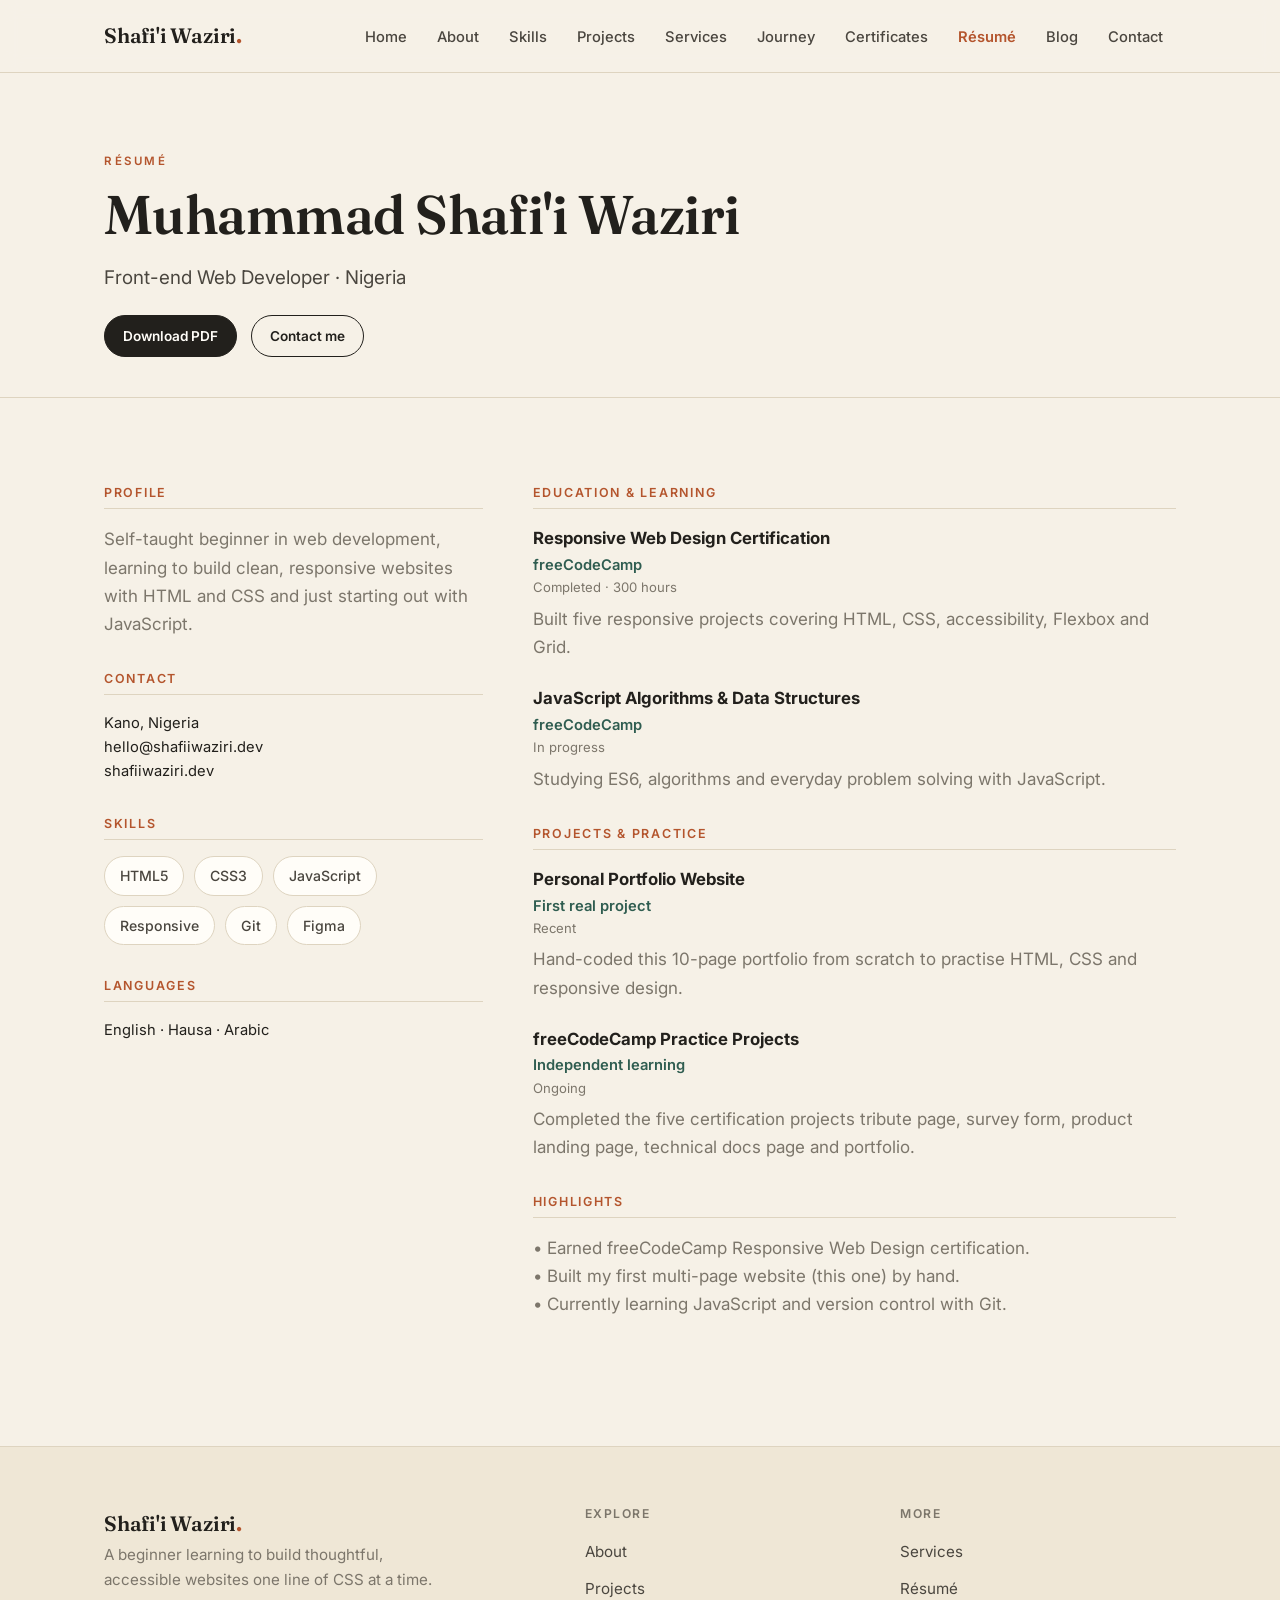
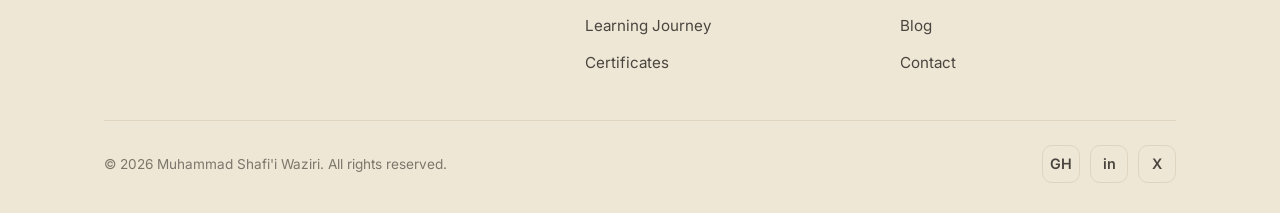
<file: resume.html>
<!DOCTYPE html>
<html lang="en">
<head>
  <meta charset="UTF-8" />
  <meta name="viewport" content="width=device-width, initial-scale=1.0" />
  <title>Résumé   Muhammad Shafi'i Waziri</title>
  <meta name="description" content="The résumé of Muhammad Shafi'i Waziri, front-end web developer." />
  <link rel="preconnect" href="https://fonts.googleapis.com" />
  <link rel="preconnect" href="https://fonts.gstatic.com" crossorigin />
  <link href="https://fonts.googleapis.com/css2?family=Fraunces:ital,opsz,wght@0,9..144,400..700;1,9..144,400..600&family=Inter:wght@400;500;600;700&display=swap" rel="stylesheet" />
  <link rel="stylesheet" href="css/style.css" />
</head>
<body>

  <header class="site-header">
    <div class="wrap nav">
      <a href="index.html" class="brand">Shafi'i Waziri<span class="brand-dot">.</span></a>
      <button class="nav-toggle" aria-label="Toggle menu" aria-expanded="false">
        <span></span><span></span><span></span>
      </button>
      <ul class="nav-links">
        <li><a href="index.html">Home</a></li>
        <li><a href="about.html">About</a></li>
        <li><a href="skills.html">Skills</a></li>
        <li><a href="projects.html">Projects</a></li>
        <li><a href="services.html">Services</a></li>
        <li><a href="journey.html">Journey</a></li>
        <li><a href="certificates.html">Certificates</a></li>
        <li><a href="resume.html" class="active">Résumé</a></li>
        <li><a href="blog.html">Blog</a></li>
        <li><a href="contact.html">Contact</a></li>
      </ul>
    </div>
  </header>

  <main>
    <section class="page-head">
      <div class="wrap">
        <span class="eyebrow">Résumé</span>
        <h1>Muhammad Shafi'i Waziri</h1>
        <p class="lead">Front-end Web Developer &middot; Nigeria</p>
        <div class="hero-cta" style="margin-top:22px;">
          <a href="#" class="btn btn--sm">Download PDF</a>
          <a href="contact.html" class="btn btn--ghost btn--sm">Contact me</a>
        </div>
      </div>
    </section>

    <section class="section">
      <div class="wrap resume-grid">
        <!-- Left column -->
        <aside class="reveal">
          <div class="resume-block">
            <h4>Profile</h4>
            <p class="muted">Self-taught beginner in web development, learning to build clean, responsive websites with HTML and CSS   and just starting out with JavaScript.</p>
          </div>
          <div class="resume-block">
            <h4>Contact</h4>
            <p style="font-size:0.92rem;">Kano, Nigeria<br />
            hello@shafiiwaziri.dev<br />
            shafiiwaziri.dev</p>
          </div>
          <div class="resume-block">
            <h4>Skills</h4>
            <div class="tag-cloud">
              <span class="tag">HTML5</span>
              <span class="tag">CSS3</span>
              <span class="tag">JavaScript</span>
              <span class="tag">Responsive</span>
              <span class="tag">Git</span>
              <span class="tag">Figma</span>
            </div>
          </div>
          <div class="resume-block mb-0">
            <h4>Languages</h4>
            <p style="font-size:0.92rem;">English &middot; Hausa &middot; Arabic</p>
          </div>
        </aside>

        <!-- Right column -->
        <div class="reveal">
          <div class="resume-block">
            <h4>Education &amp; Learning</h4>
            <div class="xp">
              <div class="role">Responsive Web Design Certification</div>
              <div class="org">freeCodeCamp</div>
              <div class="time">Completed &middot; 300 hours</div>
              <p class="muted">Built five responsive projects covering HTML, CSS, accessibility, Flexbox and Grid.</p>
            </div>
            <div class="xp">
              <div class="role">JavaScript Algorithms &amp; Data Structures</div>
              <div class="org">freeCodeCamp</div>
              <div class="time">In progress</div>
              <p class="muted">Studying ES6, algorithms and everyday problem solving with JavaScript.</p>
            </div>
          </div>

          <div class="resume-block">
            <h4>Projects &amp; Practice</h4>
            <div class="xp">
              <div class="role">Personal Portfolio Website</div>
              <div class="org">First real project</div>
              <div class="time">Recent</div>
              <p class="muted">Hand-coded this 10-page portfolio from scratch to practise HTML, CSS and responsive design.</p>
            </div>
            <div class="xp">
              <div class="role">freeCodeCamp Practice Projects</div>
              <div class="org">Independent learning</div>
              <div class="time">Ongoing</div>
              <p class="muted">Completed the five certification projects   tribute page, survey form, product landing page, technical docs page and portfolio.</p>
            </div>
          </div>

          <div class="resume-block mb-0">
            <h4>Highlights</h4>
            <div class="xp mb-0">
              <p class="muted">&#8226; Earned freeCodeCamp Responsive Web Design certification.<br />
              &#8226; Built my first multi-page website (this one) by hand.<br />
              &#8226; Currently learning JavaScript and version control with Git.</p>
            </div>
          </div>
        </div>
      </div>
    </section>
  </main>

  <footer class="site-footer">
    <div class="wrap">
      <div class="footer-grid">
        <div class="footer-brand">
          <a href="index.html" class="brand">Shafi'i Waziri<span class="brand-dot">.</span></a>
          <p>A beginner learning to build thoughtful, accessible websites   one line of CSS at a time.</p>
        </div>
        <div>
          <h4>Explore</h4>
          <ul class="footer-links">
            <li><a href="about.html">About</a></li>
            <li><a href="projects.html">Projects</a></li>
            <li><a href="journey.html">Learning Journey</a></li>
            <li><a href="certificates.html">Certificates</a></li>
          </ul>
        </div>
        <div>
          <h4>More</h4>
          <ul class="footer-links">
            <li><a href="services.html">Services</a></li>
            <li><a href="resume.html">Résumé</a></li>
            <li><a href="blog.html">Blog</a></li>
            <li><a href="contact.html">Contact</a></li>
          </ul>
        </div>
      </div>
      <div class="footer-bottom">
        <span>&copy; <span id="year">2026</span> Muhammad Shafi'i Waziri. All rights reserved.</span>
        <div class="socials">
          <a href="#" aria-label="GitHub">GH</a>
          <a href="#" aria-label="LinkedIn">in</a>
          <a href="#" aria-label="Twitter">X</a>
        </div>
      </div>
    </div>
  </footer>

  <script src="js/main.js"></script>
</body>
</html>
</file>
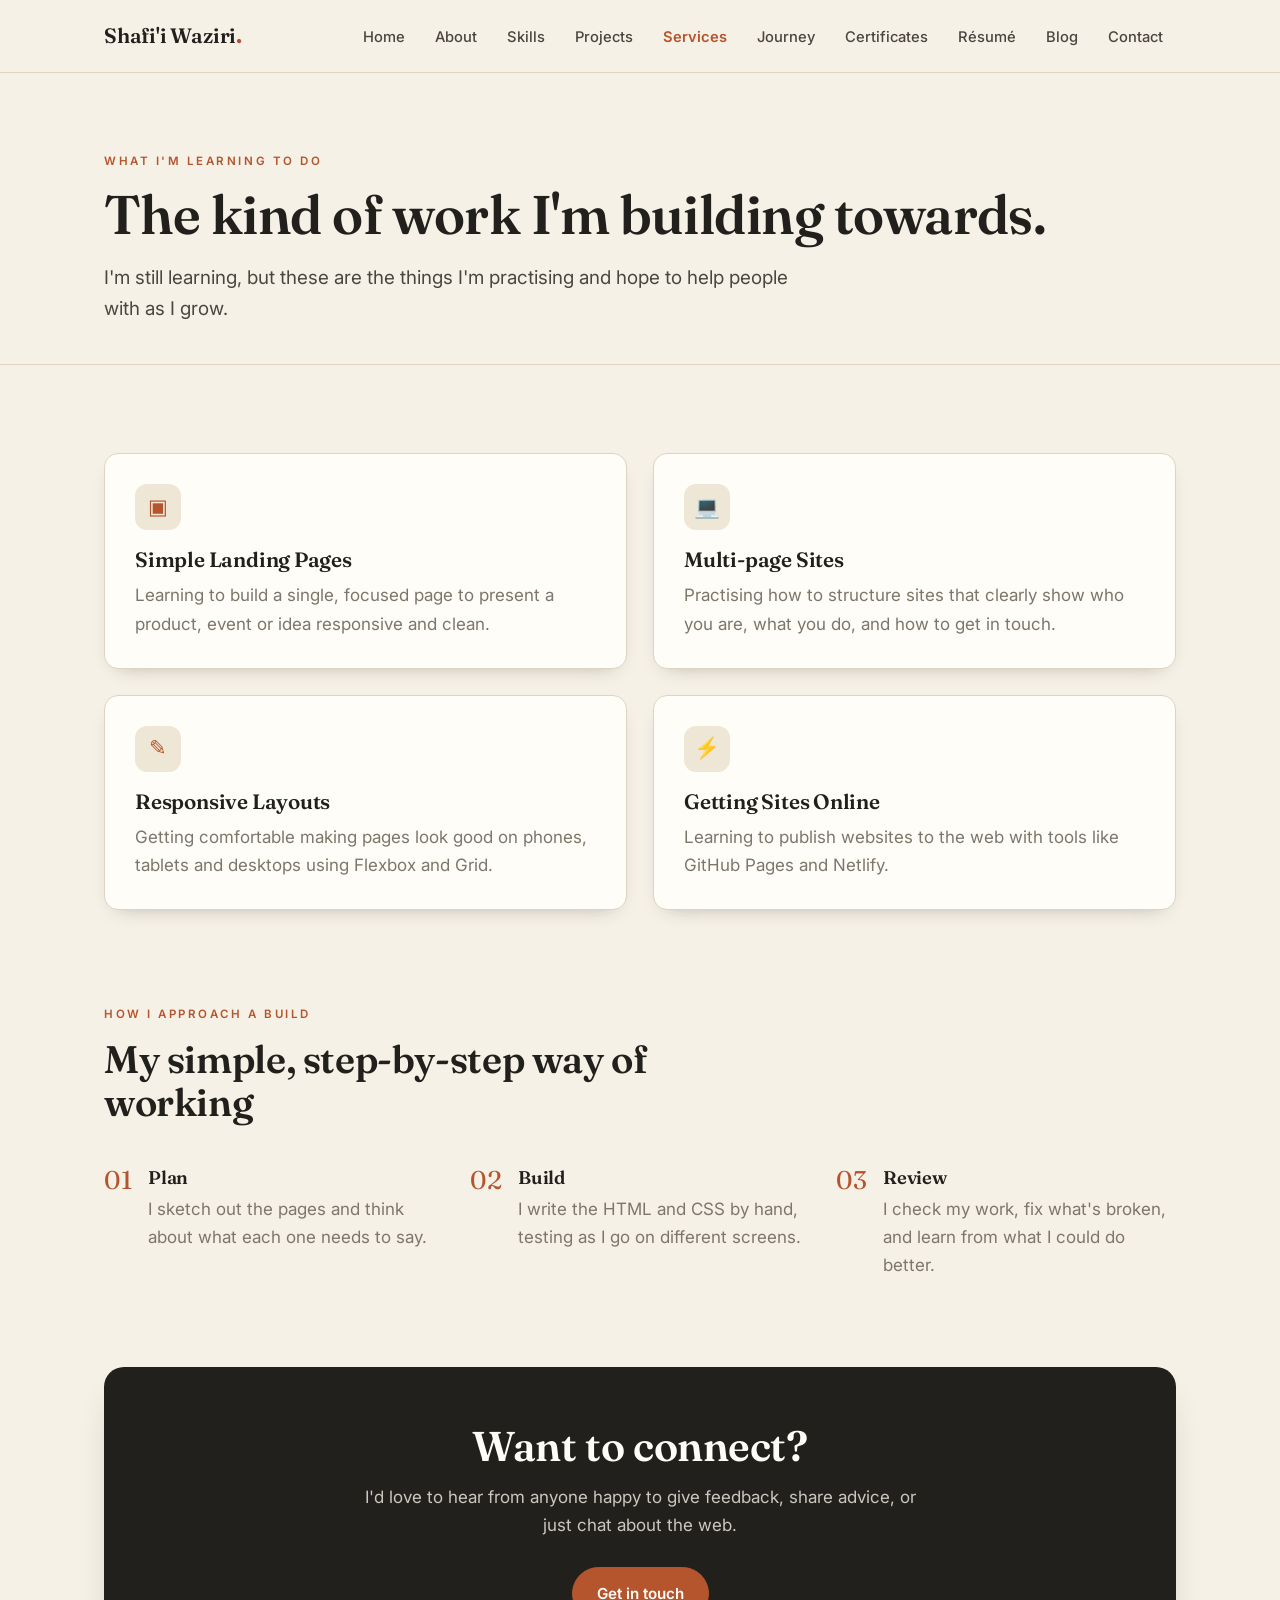
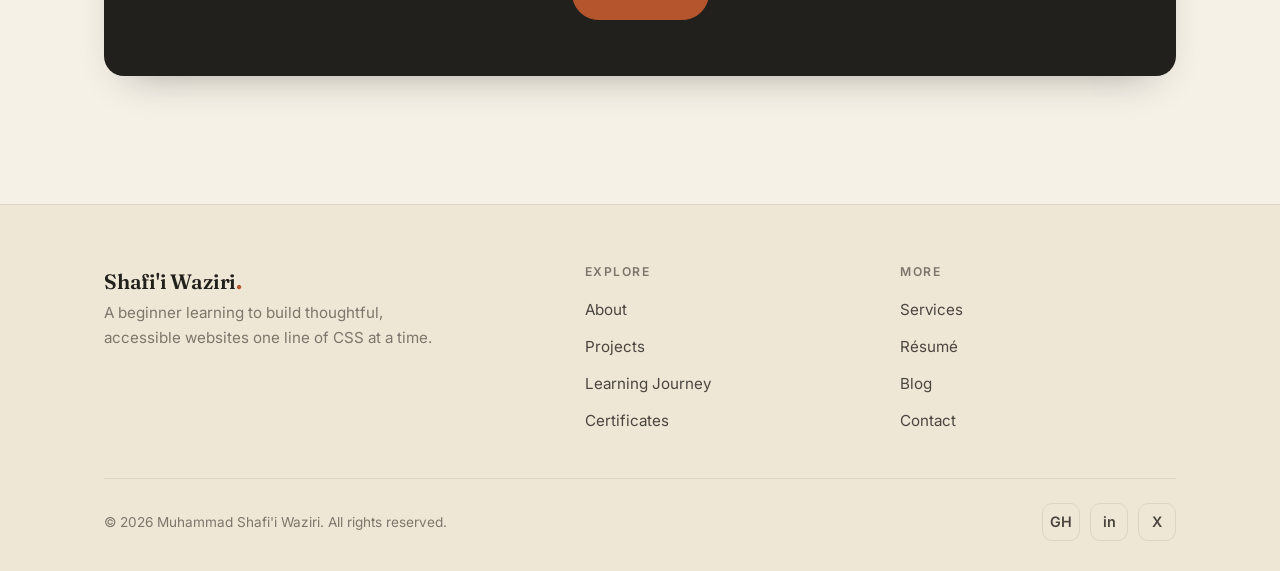
<file: services.html>
<!DOCTYPE html>
<html lang="en">
<head>
  <meta charset="UTF-8" />
  <meta name="viewport" content="width=device-width, initial-scale=1.0" />
  <title>Services   Muhammad Shafi'i Waziri</title>
  <meta name="description" content="Web services offered by Muhammad Shafi'i Waziri." />
  <link rel="preconnect" href="https://fonts.googleapis.com" />
  <link rel="preconnect" href="https://fonts.gstatic.com" crossorigin />
  <link href="https://fonts.googleapis.com/css2?family=Fraunces:ital,opsz,wght@0,9..144,400..700;1,9..144,400..600&family=Inter:wght@400;500;600;700&display=swap" rel="stylesheet" />
  <link rel="stylesheet" href="css/style.css" />
</head>
<body>

  <header class="site-header">
    <div class="wrap nav">
      <a href="index.html" class="brand">Shafi'i Waziri<span class="brand-dot">.</span></a>
      <button class="nav-toggle" aria-label="Toggle menu" aria-expanded="false">
        <span></span><span></span><span></span>
      </button>
      <ul class="nav-links">
        <li><a href="index.html">Home</a></li>
        <li><a href="about.html">About</a></li>
        <li><a href="skills.html">Skills</a></li>
        <li><a href="projects.html">Projects</a></li>
        <li><a href="services.html" class="active">Services</a></li>
        <li><a href="journey.html">Journey</a></li>
        <li><a href="certificates.html">Certificates</a></li>
        <li><a href="resume.html">Résumé</a></li>
        <li><a href="blog.html">Blog</a></li>
        <li><a href="contact.html">Contact</a></li>
      </ul>
    </div>
  </header>

  <main>
    <section class="page-head">
      <div class="wrap">
        <span class="eyebrow">What I'm learning to do</span>
        <h1>The kind of work I'm building towards.</h1>
        <p class="lead">I'm still learning, but these are the things I'm practising and hope to help people with as I grow.</p>
      </div>
    </section>

    <section class="section">
      <div class="wrap">
        <div class="grid grid-2">
          <div class="card reveal">
            <div class="card-icon">&#9635;</div>
            <h3>Simple Landing Pages</h3>
            <p class="muted">Learning to build a single, focused page to present a product, event or idea   responsive and clean.</p>
          </div>
          <div class="card reveal">
            <div class="card-icon">&#128187;</div>
            <h3>Multi-page Sites</h3>
            <p class="muted">Practising how to structure sites that clearly show who you are, what you do, and how to get in touch.</p>
          </div>
          <div class="card reveal">
            <div class="card-icon">&#9998;</div>
            <h3>Responsive Layouts</h3>
            <p class="muted">Getting comfortable making pages look good on phones, tablets and desktops using Flexbox and Grid.</p>
          </div>
          <div class="card reveal">
            <div class="card-icon">&#9889;</div>
            <h3>Getting Sites Online</h3>
            <p class="muted">Learning to publish websites to the web with tools like GitHub Pages and Netlify.</p>
          </div>
        </div>
      </div>
    </section>

    <section class="section" style="padding-top:0;">
      <div class="wrap">
        <div class="sec-head reveal">
          <span class="eyebrow">How I approach a build</span>
          <h2 class="sec-title">My simple, step-by-step way of working</h2>
        </div>
        <div class="grid grid-3">
          <div class="value reveal">
            <span class="n">01</span>
            <div><h3>Plan</h3><p class="muted">I sketch out the pages and think about what each one needs to say.</p></div>
          </div>
          <div class="value reveal">
            <span class="n">02</span>
            <div><h3>Build</h3><p class="muted">I write the HTML and CSS by hand, testing as I go on different screens.</p></div>
          </div>
          <div class="value reveal">
            <span class="n">03</span>
            <div><h3>Review</h3><p class="muted">I check my work, fix what's broken, and learn from what I could do better.</p></div>
          </div>
        </div>
      </div>
    </section>

    <section class="section" style="padding-top:0;">
      <div class="wrap">
        <div class="cta-band reveal">
          <h2>Want to connect?</h2>
          <p>I'd love to hear from anyone happy to give feedback, share advice, or just chat about the web.</p>
          <a href="contact.html" class="btn">Get in touch</a>
        </div>
      </div>
    </section>
  </main>

  <footer class="site-footer">
    <div class="wrap">
      <div class="footer-grid">
        <div class="footer-brand">
          <a href="index.html" class="brand">Shafi'i Waziri<span class="brand-dot">.</span></a>
          <p>A beginner learning to build thoughtful, accessible websites   one line of CSS at a time.</p>
        </div>
        <div>
          <h4>Explore</h4>
          <ul class="footer-links">
            <li><a href="about.html">About</a></li>
            <li><a href="projects.html">Projects</a></li>
            <li><a href="journey.html">Learning Journey</a></li>
            <li><a href="certificates.html">Certificates</a></li>
          </ul>
        </div>
        <div>
          <h4>More</h4>
          <ul class="footer-links">
            <li><a href="services.html">Services</a></li>
            <li><a href="resume.html">Résumé</a></li>
            <li><a href="blog.html">Blog</a></li>
            <li><a href="contact.html">Contact</a></li>
          </ul>
        </div>
      </div>
      <div class="footer-bottom">
        <span>&copy; <span id="year">2026</span> Muhammad Shafi'i Waziri. All rights reserved.</span>
        <div class="socials">
          <a href="#" aria-label="GitHub">GH</a>
          <a href="#" aria-label="LinkedIn">in</a>
          <a href="#" aria-label="Twitter">X</a>
        </div>
      </div>
    </div>
  </footer>

  <script src="js/main.js"></script>
</body>
</html>
</file>
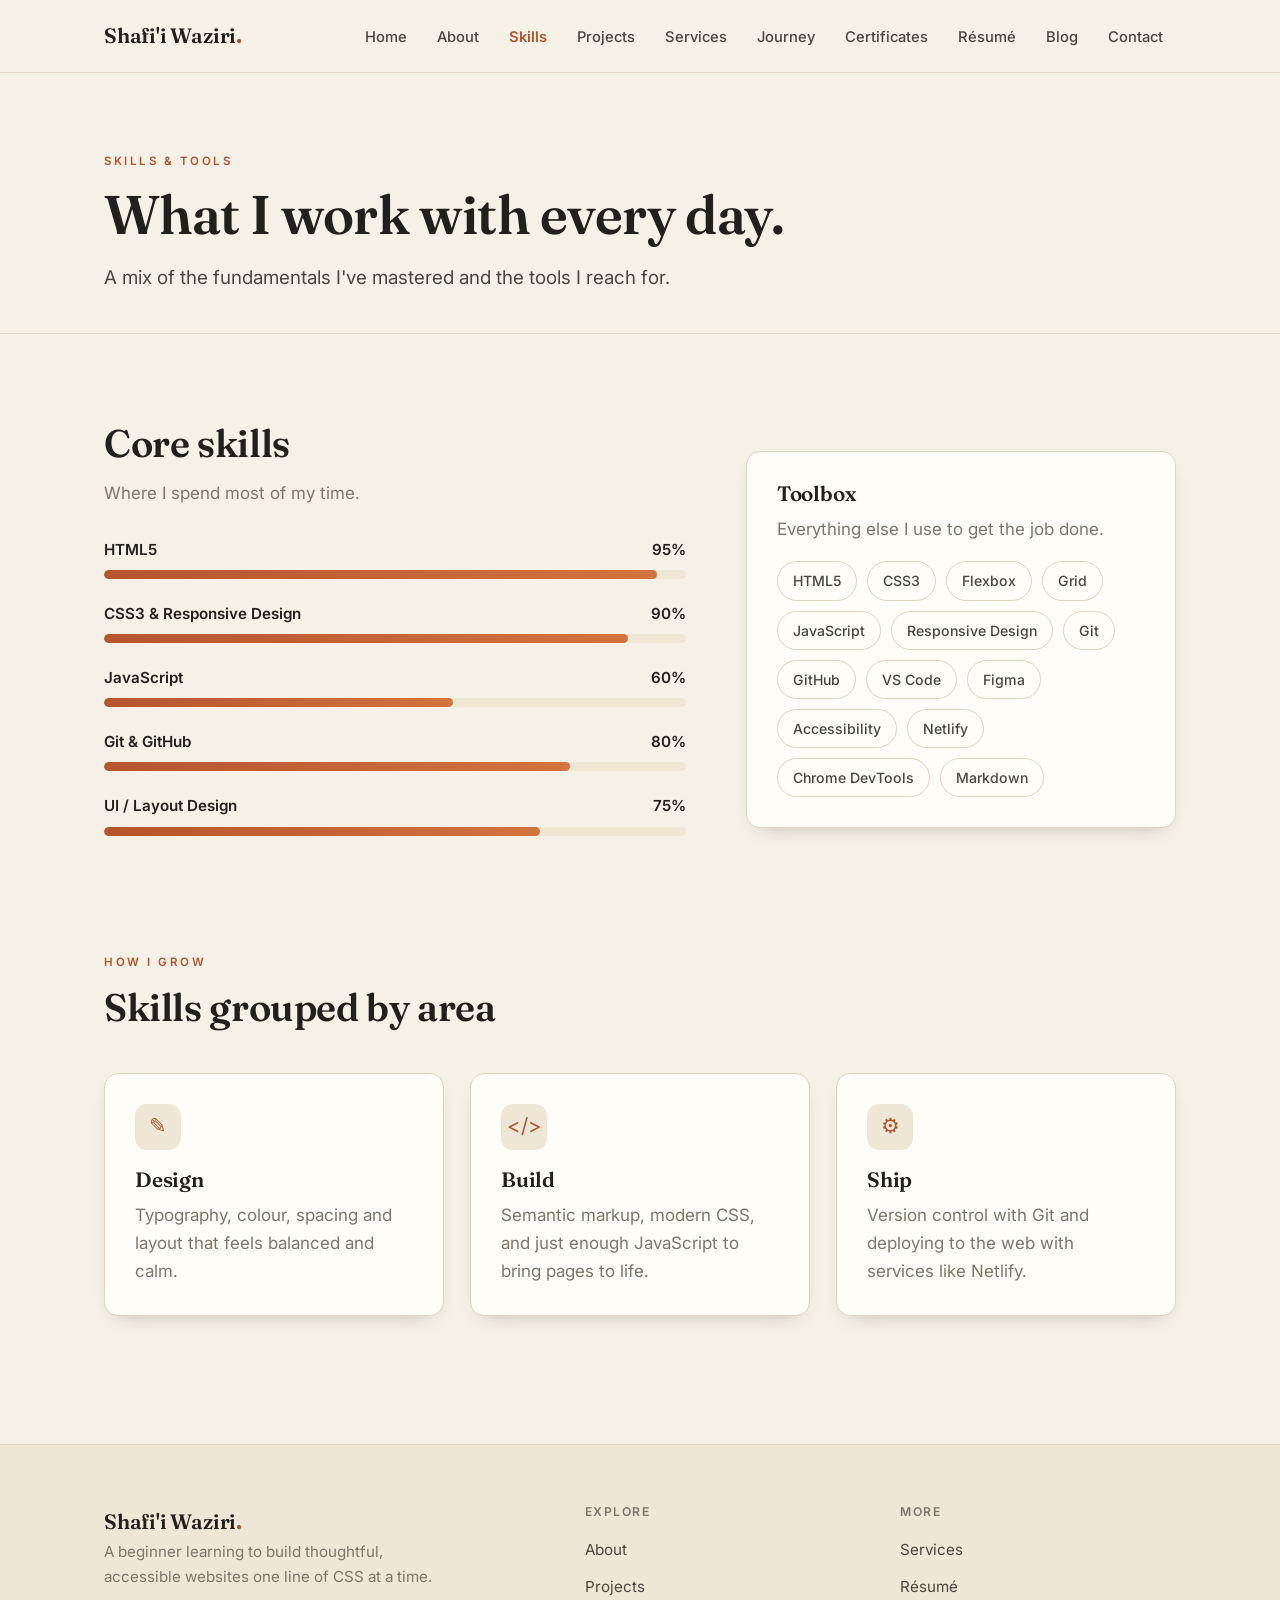
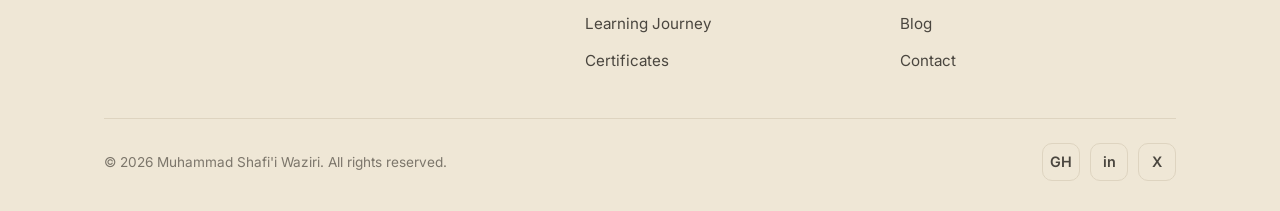
<file: skills.html>
<!DOCTYPE html>
<html lang="en">
<head>
  <meta charset="UTF-8" />
  <meta name="viewport" content="width=device-width, initial-scale=1.0" />
  <title>Skills   Muhammad Shafi'i Waziri</title>
  <meta name="description" content="The tools and technologies Muhammad Shafi'i Waziri works with." />
  <link rel="preconnect" href="https://fonts.googleapis.com" />
  <link rel="preconnect" href="https://fonts.gstatic.com" crossorigin />
  <link href="https://fonts.googleapis.com/css2?family=Fraunces:ital,opsz,wght@0,9..144,400..700;1,9..144,400..600&family=Inter:wght@400;500;600;700&display=swap" rel="stylesheet" />
  <link rel="stylesheet" href="css/style.css" />
</head>
<body>

  <header class="site-header">
    <div class="wrap nav">
      <a href="index.html" class="brand">Shafi'i Waziri<span class="brand-dot">.</span></a>
      <button class="nav-toggle" aria-label="Toggle menu" aria-expanded="false">
        <span></span><span></span><span></span>
      </button>
      <ul class="nav-links">
        <li><a href="index.html">Home</a></li>
        <li><a href="about.html">About</a></li>
        <li><a href="skills.html" class="active">Skills</a></li>
        <li><a href="projects.html">Projects</a></li>
        <li><a href="services.html">Services</a></li>
        <li><a href="journey.html">Journey</a></li>
        <li><a href="certificates.html">Certificates</a></li>
        <li><a href="resume.html">Résumé</a></li>
        <li><a href="blog.html">Blog</a></li>
        <li><a href="contact.html">Contact</a></li>
      </ul>
    </div>
  </header>

  <main>
    <section class="page-head">
      <div class="wrap">
        <span class="eyebrow">Skills &amp; tools</span>
        <h1>What I work with every day.</h1>
        <p class="lead">A mix of the fundamentals I've mastered and the tools I reach for.</p>
      </div>
    </section>

    <section class="section">
      <div class="wrap hero-grid">
        <div class="reveal">
          <h2 class="sec-title">Core skills</h2>
          <p class="muted" style="margin-bottom:30px;">Where I spend most of my time.</p>

          <div class="skill-row">
            <div class="top"><span>HTML5</span><span>95%</span></div>
            <div class="bar"><span style="width:95%"></span></div>
          </div>
          <div class="skill-row">
            <div class="top"><span>CSS3 &amp; Responsive Design</span><span>90%</span></div>
            <div class="bar"><span style="width:90%"></span></div>
          </div>
          <div class="skill-row">
            <div class="top"><span>JavaScript</span><span>60%</span></div>
            <div class="bar"><span style="width:60%"></span></div>
          </div>
          <div class="skill-row">
            <div class="top"><span>Git &amp; GitHub</span><span>80%</span></div>
            <div class="bar"><span style="width:80%"></span></div>
          </div>
          <div class="skill-row">
            <div class="top"><span>UI / Layout Design</span><span>75%</span></div>
            <div class="bar"><span style="width:75%"></span></div>
          </div>
        </div>

        <div class="reveal">
          <div class="card">
            <h3>Toolbox</h3>
            <p class="muted" style="margin-bottom:18px;">Everything else I use to get the job done.</p>
            <div class="tag-cloud">
              <span class="tag">HTML5</span>
              <span class="tag">CSS3</span>
              <span class="tag">Flexbox</span>
              <span class="tag">Grid</span>
              <span class="tag">JavaScript</span>
              <span class="tag">Responsive Design</span>
              <span class="tag">Git</span>
              <span class="tag">GitHub</span>
              <span class="tag">VS Code</span>
              <span class="tag">Figma</span>
              <span class="tag">Accessibility</span>
              <span class="tag">Netlify</span>
              <span class="tag">Chrome DevTools</span>
              <span class="tag">Markdown</span>
            </div>
          </div>
        </div>
      </div>
    </section>

    <section class="section" style="padding-top:0;">
      <div class="wrap">
        <div class="sec-head reveal">
          <span class="eyebrow">How I grow</span>
          <h2 class="sec-title">Skills grouped by area</h2>
        </div>
        <div class="grid grid-3">
          <div class="card reveal">
            <div class="card-icon">&#9998;</div>
            <h3>Design</h3>
            <p class="muted">Typography, colour, spacing and layout that feels balanced and calm.</p>
          </div>
          <div class="card reveal">
            <div class="card-icon">&lt;/&gt;</div>
            <h3>Build</h3>
            <p class="muted">Semantic markup, modern CSS, and just enough JavaScript to bring pages to life.</p>
          </div>
          <div class="card reveal">
            <div class="card-icon">&#9881;</div>
            <h3>Ship</h3>
            <p class="muted">Version control with Git and deploying to the web with services like Netlify.</p>
          </div>
        </div>
      </div>
    </section>
  </main>

  <footer class="site-footer">
    <div class="wrap">
      <div class="footer-grid">
        <div class="footer-brand">
          <a href="index.html" class="brand">Shafi'i Waziri<span class="brand-dot">.</span></a>
          <p>A beginner learning to build thoughtful, accessible websites   one line of CSS at a time.</p>
        </div>
        <div>
          <h4>Explore</h4>
          <ul class="footer-links">
            <li><a href="about.html">About</a></li>
            <li><a href="projects.html">Projects</a></li>
            <li><a href="journey.html">Learning Journey</a></li>
            <li><a href="certificates.html">Certificates</a></li>
          </ul>
        </div>
        <div>
          <h4>More</h4>
          <ul class="footer-links">
            <li><a href="services.html">Services</a></li>
            <li><a href="resume.html">Résumé</a></li>
            <li><a href="blog.html">Blog</a></li>
            <li><a href="contact.html">Contact</a></li>
          </ul>
        </div>
      </div>
      <div class="footer-bottom">
        <span>&copy; <span id="year">2026</span> Muhammad Shafi'i Waziri. All rights reserved.</span>
        <div class="socials">
          <a href="#" aria-label="GitHub">GH</a>
          <a href="#" aria-label="LinkedIn">in</a>
          <a href="#" aria-label="Twitter">X</a>
        </div>
      </div>
    </div>
  </footer>

  <script src="js/main.js"></script>
</body>
</html>
</file>
<file: css/style.css>
/* =========================================================
   Muhammad Shafi'i Waziri   Portfolio
   Shared stylesheet / design system
   ========================================================= */

:root {
  /* Warm editorial palette */
  --paper:      #f6f1e7;
  --paper-2:    #efe7d6;
  --ink:        #22201c;
  --ink-soft:   #4a463f;
  --muted:      #7c766b;
  --line:       #ded4c0;
  --accent:     #b4552d;   /* terracotta */
  --accent-2:   #2f5d50;   /* deep green */
  --white:      #fffdf8;

  --radius:     14px;
  --radius-sm:  8px;
  --shadow:     0 18px 40px -24px rgba(34, 32, 28, 0.45);
  --shadow-sm:  0 8px 20px -14px rgba(34, 32, 28, 0.45);

  --serif: "Fraunces", "Georgia", serif;
  --sans:  "Inter", -apple-system, BlinkMacSystemFont, "Segoe UI", sans-serif;

  --wrap: 1120px;
}

/* ---------- Reset ---------- */
*,
*::before,
*::after { box-sizing: border-box; }

* { margin: 0; padding: 0; }

html { scroll-behavior: smooth; }

body {
  font-family: var(--sans);
  color: var(--ink);
  background: var(--paper);
  line-height: 1.65;
  font-size: 17px;
  -webkit-font-smoothing: antialiased;
  text-rendering: optimizeLegibility;
}

img { max-width: 100%; display: block; }

a { color: inherit; text-decoration: none; }

h1, h2, h3, h4 {
  font-family: var(--serif);
  font-weight: 600;
  line-height: 1.12;
  letter-spacing: -0.01em;
  color: var(--ink);
}

/* ---------- Layout helpers ---------- */
.wrap {
  width: 100%;
  max-width: var(--wrap);
  margin-inline: auto;
  padding-inline: 24px;
}

.section { padding: 88px 0; }
.section--tight { padding: 56px 0; }

.eyebrow {
  font-family: var(--sans);
  text-transform: uppercase;
  letter-spacing: 0.22em;
  font-size: 0.72rem;
  font-weight: 600;
  color: var(--accent);
  display: inline-block;
  margin-bottom: 14px;
}

.lead {
  font-size: 1.18rem;
  color: var(--ink-soft);
  max-width: 60ch;
}

.muted { color: var(--muted); }
.center { text-align: center; }
.mx-auto { margin-inline: auto; }

/* ---------- Buttons ---------- */
.btn {
  display: inline-flex;
  align-items: center;
  gap: 9px;
  font-family: var(--sans);
  font-weight: 600;
  font-size: 0.95rem;
  padding: 13px 24px;
  border-radius: 999px;
  border: 1.5px solid var(--ink);
  background: var(--ink);
  color: var(--white);
  cursor: pointer;
  transition: transform 0.18s ease, background 0.18s ease, color 0.18s ease;
}
.btn:hover { transform: translateY(-2px); background: var(--accent); border-color: var(--accent); }

.btn--ghost {
  background: transparent;
  color: var(--ink);
}
.btn--ghost:hover { background: var(--ink); color: var(--white); border-color: var(--ink); }

.btn--sm { padding: 9px 18px; font-size: 0.85rem; }

/* ---------- Top navigation ---------- */
.site-header {
  position: sticky;
  top: 0;
  z-index: 50;
  background: color-mix(in srgb, var(--paper) 88%, transparent);
  backdrop-filter: blur(10px);
  border-bottom: 1px solid var(--line);
}
.nav {
  display: flex;
  align-items: center;
  justify-content: space-between;
  height: 72px;
}
.brand {
  font-family: var(--serif);
  font-size: 1.3rem;
  font-weight: 600;
  letter-spacing: -0.01em;
  white-space: nowrap;
}
.brand .brand-dot {
  color: var(--accent);
  font-weight: 700;
}
.nav-links {
  display: flex;
  align-items: center;
  gap: 4px;
  list-style: none;
}
.nav-links a {
  font-size: 0.92rem;
  font-weight: 500;
  color: var(--ink-soft);
  padding: 8px 13px;
  border-radius: 8px;
  transition: color 0.15s ease, background 0.15s ease;
}
.nav-links a:hover { color: var(--ink); background: var(--paper-2); }
.nav-links a.active { color: var(--accent); font-weight: 600; }

.nav-toggle {
  display: none;
  flex-direction: column;
  gap: 5px;
  background: none;
  border: none;
  cursor: pointer;
  padding: 8px;
}
.nav-toggle span {
  width: 24px; height: 2px;
  background: var(--ink);
  border-radius: 2px;
  transition: transform 0.25s ease, opacity 0.2s ease;
}
.nav-toggle.open span:nth-child(1) { transform: translateY(7px) rotate(45deg); }
.nav-toggle.open span:nth-child(2) { opacity: 0; }
.nav-toggle.open span:nth-child(3) { transform: translateY(-7px) rotate(-45deg); }

/* ---------- Hero ---------- */
.hero {
  padding: 96px 0 84px;
  position: relative;
  overflow: hidden;
}
.hero-grid {
  display: grid;
  grid-template-columns: 1.15fr 0.85fr;
  gap: 60px;
  align-items: center;
}
.hero h1 {
  font-size: clamp(2.6rem, 6vw, 4.4rem);
  margin-bottom: 22px;
}
.hero h1 em {
  font-style: italic;
  color: var(--accent);
}
.hero .lead { margin-bottom: 32px; }
.hero-cta { display: flex; gap: 14px; flex-wrap: wrap; }

.portrait {
  position: relative;
  border-radius: 20px;
  overflow: hidden;
  aspect-ratio: 4 / 5;
  background: linear-gradient(160deg, var(--accent-2), #1f3f37);
  box-shadow: var(--shadow);
  display: grid;
  place-items: center;
}
.portrait .initials {
  font-family: var(--serif);
  font-size: clamp(4rem, 10vw, 7rem);
  color: rgba(255,255,255,0.92);
  font-weight: 600;
}
.portrait img {
  position: absolute;
  inset: 0;
  width: 100%;
  height: 100%;
  object-fit: cover;
  object-position: center 22%;
}
.portrait::after {
  content: "";
  position: absolute;
  inset: 0;
  background: radial-gradient(circle at 30% 20%, rgba(255,255,255,0.16), transparent 55%);
}

.hero-stats {
  display: flex;
  gap: 40px;
  margin-top: 44px;
  flex-wrap: wrap;
}
.hero-stats .num {
  font-family: var(--serif);
  font-size: 2.1rem;
  color: var(--ink);
  display: block;
  line-height: 1;
}
.hero-stats .lbl {
  font-size: 0.82rem;
  color: var(--muted);
  text-transform: uppercase;
  letter-spacing: 0.08em;
}

/* ---------- Page header (interior pages) ---------- */
.page-head {
  padding: 72px 0 40px;
  border-bottom: 1px solid var(--line);
}
.page-head h1 {
  font-size: clamp(2.2rem, 5vw, 3.4rem);
  margin-bottom: 16px;
}

/* ---------- Section titles ---------- */
.sec-title {
  font-size: clamp(1.7rem, 3.5vw, 2.4rem);
  margin-bottom: 14px;
}
.sec-head { max-width: 62ch; margin-bottom: 44px; }

/* ---------- Cards ---------- */
.card {
  background: var(--white);
  border: 1px solid var(--line);
  border-radius: var(--radius);
  padding: 30px;
  box-shadow: var(--shadow-sm);
  transition: transform 0.2s ease, box-shadow 0.2s ease;
}
.card:hover { transform: translateY(-4px); box-shadow: var(--shadow); }
.card h3 { font-size: 1.3rem; margin-bottom: 10px; }
.card .card-icon {
  width: 46px; height: 46px;
  border-radius: 12px;
  display: grid; place-items: center;
  background: var(--paper-2);
  color: var(--accent);
  font-size: 1.3rem;
  margin-bottom: 18px;
}

.grid { display: grid; gap: 26px; }
.grid-2 { grid-template-columns: repeat(2, 1fr); }
.grid-3 { grid-template-columns: repeat(3, 1fr); }

/* ---------- Skills ---------- */
.skill-row { margin-bottom: 22px; }
.skill-row .top {
  display: flex; justify-content: space-between;
  font-weight: 600; margin-bottom: 8px; font-size: 0.95rem;
}
.bar {
  height: 9px;
  background: var(--paper-2);
  border-radius: 999px;
  overflow: hidden;
}
.bar > span {
  display: block; height: 100%;
  background: linear-gradient(90deg, var(--accent), #d1743f);
  border-radius: 999px;
}
.tag-cloud { display: flex; flex-wrap: wrap; gap: 10px; }
.tag {
  padding: 7px 15px;
  border: 1px solid var(--line);
  border-radius: 999px;
  background: var(--white);
  font-size: 0.88rem;
  font-weight: 500;
  color: var(--ink-soft);
}

/* ---------- Projects ---------- */
.project {
  background: var(--white);
  border: 1px solid var(--line);
  border-radius: var(--radius);
  overflow: hidden;
  box-shadow: var(--shadow-sm);
  transition: transform 0.2s ease, box-shadow 0.2s ease;
}
.project:hover { transform: translateY(-4px); box-shadow: var(--shadow); }
.project .thumb {
  aspect-ratio: 16 / 10;
  display: grid; place-items: center;
  color: var(--white);
  font-family: var(--serif);
  font-size: 1.6rem;
  letter-spacing: 0.02em;
}
.thumb-a { background: linear-gradient(135deg, #b4552d, #d98b4a); }
.thumb-b { background: linear-gradient(135deg, #2f5d50, #4c8a76); }
.thumb-c { background: linear-gradient(135deg, #3a3f6b, #6d74b0); }
.thumb-d { background: linear-gradient(135deg, #7a3b52, #b06a83); }
.thumb-e { background: linear-gradient(135deg, #6b5a2f, #b39b57); }
.thumb-f { background: linear-gradient(135deg, #2c4a63, #5b83a3); }
.project .body { padding: 24px; }
.project .body h3 { font-size: 1.25rem; margin-bottom: 8px; }
.project .meta {
  display: flex; gap: 8px; flex-wrap: wrap;
  margin-top: 16px;
}
.project .meta .tag { font-size: 0.78rem; padding: 5px 11px; }

/* ---------- Timeline (learning journey) ---------- */
.timeline {
  position: relative;
  margin-left: 8px;
  padding-left: 34px;
  border-left: 2px solid var(--line);
}
.timeline-item { position: relative; padding-bottom: 42px; }
.timeline-item:last-child { padding-bottom: 0; }
.timeline-item::before {
  content: "";
  position: absolute;
  left: -43px;
  top: 4px;
  width: 16px; height: 16px;
  border-radius: 50%;
  background: var(--accent);
  border: 3px solid var(--paper);
  box-shadow: 0 0 0 2px var(--accent);
}
.timeline-item .when {
  font-size: 0.8rem;
  font-weight: 600;
  text-transform: uppercase;
  letter-spacing: 0.1em;
  color: var(--accent-2);
}
.timeline-item h3 { font-size: 1.3rem; margin: 6px 0 8px; }

/* ---------- Certificate card ---------- */
.cert {
  border: 1px solid var(--line);
  border-radius: var(--radius);
  background: var(--white);
  overflow: hidden;
  box-shadow: var(--shadow-sm);
}
.cert .cert-top {
  padding: 34px 30px;
  background: linear-gradient(135deg, #123b2f, #1f5d3f);
  color: #eafff3;
  position: relative;
}
.cert .cert-top .badge {
  display: inline-block;
  font-size: 0.72rem;
  letter-spacing: 0.18em;
  text-transform: uppercase;
  padding: 5px 12px;
  border: 1px solid rgba(255,255,255,0.4);
  border-radius: 999px;
  margin-bottom: 16px;
}
.cert .cert-top h3 { color: #fff; font-size: 1.5rem; }
.cert .cert-top .issuer { opacity: 0.85; margin-top: 6px; font-size: 0.95rem; }
.cert .cert-body { padding: 26px 30px; }
.cert .seal {
  position: absolute;
  right: 26px; top: 26px;
  width: 60px; height: 60px;
  border-radius: 50%;
  display: grid; place-items: center;
  background: rgba(255,255,255,0.12);
  border: 2px dashed rgba(255,255,255,0.5);
  font-family: var(--serif);
  font-weight: 700;
  color: #fff;
}

/* ---------- Certificate image ---------- */
.cert-photo {
  border: 1px solid var(--line);
  border-radius: var(--radius);
  background: var(--white);
  padding: 14px;
  box-shadow: var(--shadow-sm);
}
.cert-photo img {
  width: 100%;
  border-radius: var(--radius-sm);
  display: block;
}
.cert-photo .caption {
  text-align: center;
  font-size: 0.85rem;
  color: var(--muted);
  margin-top: 12px;
}

/* ---------- Blog list ---------- */
.post {
  display: grid;
  grid-template-columns: 120px 1fr;
  gap: 26px;
  padding: 28px 0;
  border-bottom: 1px solid var(--line);
  align-items: start;
}
.post:first-child { padding-top: 0; }
.post .date {
  font-family: var(--serif);
  color: var(--accent);
}
.post .date .d { font-size: 2.2rem; line-height: 1; display: block; }
.post .date .m { font-size: 0.82rem; text-transform: uppercase; letter-spacing: 0.1em; color: var(--muted); }
.post h3 { font-size: 1.35rem; margin-bottom: 8px; }
.post .readmore { color: var(--accent); font-weight: 600; font-size: 0.9rem; }

/* ---------- Resume ---------- */
.resume-grid {
  display: grid;
  grid-template-columns: 1fr 1.7fr;
  gap: 50px;
}
.resume-block { margin-bottom: 34px; }
.resume-block h4 {
  font-family: var(--sans);
  text-transform: uppercase;
  letter-spacing: 0.14em;
  font-size: 0.78rem;
  color: var(--accent);
  margin-bottom: 16px;
  padding-bottom: 8px;
  border-bottom: 1px solid var(--line);
}
.xp { margin-bottom: 24px; }
.xp .role { font-weight: 700; font-size: 1.05rem; }
.xp .org { color: var(--accent-2); font-weight: 600; font-size: 0.92rem; }
.xp .time { color: var(--muted); font-size: 0.82rem; margin-bottom: 6px; }

/* ---------- Contact ---------- */
.contact-grid {
  display: grid;
  grid-template-columns: 1fr 1fr;
  gap: 50px;
}
.field { margin-bottom: 18px; }
.field label {
  display: block;
  font-size: 0.82rem;
  font-weight: 600;
  text-transform: uppercase;
  letter-spacing: 0.08em;
  color: var(--ink-soft);
  margin-bottom: 7px;
}
.field input,
.field textarea {
  width: 100%;
  font-family: var(--sans);
  font-size: 1rem;
  padding: 13px 15px;
  border: 1.5px solid var(--line);
  border-radius: var(--radius-sm);
  background: var(--white);
  color: var(--ink);
  transition: border-color 0.15s ease;
}
.field input:focus,
.field textarea:focus { outline: none; border-color: var(--accent); }
.field textarea { min-height: 140px; resize: vertical; }

.info-line {
  display: flex;
  gap: 16px;
  align-items: flex-start;
  padding: 18px 0;
  border-bottom: 1px solid var(--line);
}
.info-line .ico {
  width: 42px; height: 42px;
  border-radius: 12px;
  background: var(--paper-2);
  color: var(--accent);
  display: grid; place-items: center;
  flex-shrink: 0;
  font-size: 1.1rem;
}
.info-line .k { font-size: 0.78rem; text-transform: uppercase; letter-spacing: 0.1em; color: var(--muted); }
.info-line .v { font-weight: 600; }

/* ---------- CTA band ---------- */
.cta-band {
  background: var(--ink);
  color: var(--paper);
  border-radius: 20px;
  padding: 56px;
  text-align: center;
  box-shadow: var(--shadow);
}
.cta-band h2 { color: var(--white); font-size: clamp(1.8rem, 4vw, 2.6rem); margin-bottom: 14px; }
.cta-band p { color: rgba(246,241,231,0.8); max-width: 52ch; margin: 0 auto 28px; }
.cta-band .btn { background: var(--accent); border-color: var(--accent); }
.cta-band .btn:hover { background: var(--white); color: var(--ink); border-color: var(--white); }

/* ---------- Callout / value cards ---------- */
.value {
  display: flex; gap: 16px; align-items: flex-start;
}
.value .n {
  font-family: var(--serif);
  font-size: 1.6rem;
  color: var(--accent);
  line-height: 1;
  flex-shrink: 0;
}
.value h3 { font-size: 1.15rem; margin-bottom: 6px; }

/* ---------- Footer ---------- */
.site-footer {
  background: var(--paper-2);
  border-top: 1px solid var(--line);
  padding: 60px 0 30px;
  margin-top: 40px;
}
.footer-grid {
  display: grid;
  grid-template-columns: 1.6fr 1fr 1fr;
  gap: 40px;
  margin-bottom: 44px;
}
.footer-grid h4 {
  font-family: var(--sans);
  text-transform: uppercase;
  letter-spacing: 0.12em;
  font-size: 0.76rem;
  color: var(--muted);
  margin-bottom: 16px;
}
.footer-links { list-style: none; display: grid; gap: 9px; }
.footer-links a { color: var(--ink-soft); font-size: 0.95rem; }
.footer-links a:hover { color: var(--accent); }
.footer-brand .brand { margin-bottom: 14px; }
.footer-brand p { color: var(--muted); max-width: 34ch; font-size: 0.95rem; }
.footer-bottom {
  display: flex; justify-content: space-between;
  align-items: center; flex-wrap: wrap; gap: 12px;
  padding-top: 24px;
  border-top: 1px solid var(--line);
  color: var(--muted);
  font-size: 0.85rem;
}
.socials { display: flex; gap: 10px; }
.socials a {
  width: 38px; height: 38px;
  border: 1px solid var(--line);
  border-radius: 10px;
  display: grid; place-items: center;
  color: var(--ink-soft);
  transition: background 0.15s ease, color 0.15s ease;
  font-size: 0.9rem;
  font-weight: 600;
}
.socials a:hover { background: var(--accent); color: var(--white); border-color: var(--accent); }

/* ---------- Utility spacing ---------- */
.mt-0 { margin-top: 0; }
.mb-0 { margin-bottom: 0; }

/* ---------- Reveal on scroll ---------- */
.reveal {
  opacity: 0;
  transform: translateY(18px);
  transition: opacity 0.6s ease, transform 0.6s ease;
}
.reveal.in { opacity: 1; transform: none; }

/* ---------- Responsive ---------- */
@media (max-width: 900px) {
  .hero-grid { grid-template-columns: 1fr; gap: 40px; }
  .portrait { max-width: 360px; }
  .grid-3 { grid-template-columns: repeat(2, 1fr); }
  .resume-grid, .contact-grid { grid-template-columns: 1fr; gap: 34px; }
  .footer-grid { grid-template-columns: 1fr 1fr; }
}

@media (max-width: 680px) {
  body { font-size: 16px; }
  .section { padding: 64px 0; }
  .nav-links {
    position: fixed;
    inset: 72px 0 auto 0;
    background: var(--paper);
    flex-direction: column;
    align-items: stretch;
    gap: 0;
    padding: 12px 24px 24px;
    border-bottom: 1px solid var(--line);
    box-shadow: var(--shadow);
    transform: translateY(-140%);
    transition: transform 0.3s ease;
  }
  .nav-links.open { transform: translateY(0); }
  .nav-links a { padding: 13px 8px; border-radius: 8px; }
  .nav-toggle { display: flex; }
  .grid-2, .grid-3 { grid-template-columns: 1fr; }
  .post { grid-template-columns: 64px 1fr; gap: 16px; }
  .post .date .d { font-size: 1.6rem; }
  .footer-grid { grid-template-columns: 1fr; }
  .cta-band { padding: 40px 24px; }
  .hero-stats { gap: 26px; }
}
</file>
